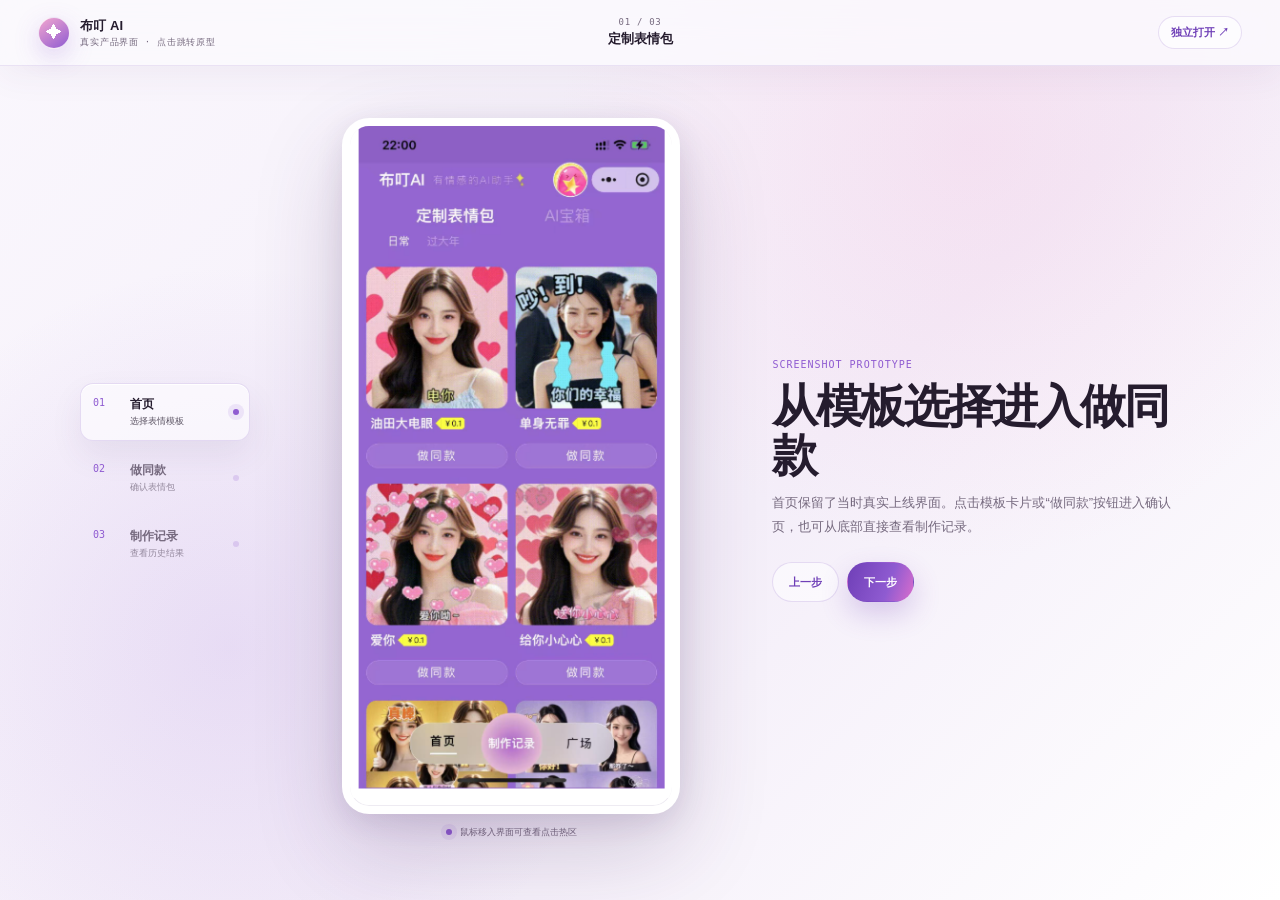
<file: demos/buding/index.html>
<!doctype html>
<html lang="zh-CN">
  <head>
    <meta charset="UTF-8" />
    <meta name="viewport" content="width=device-width, initial-scale=1.0" />
    <meta
      name="description"
      content="基于布叮 AI 真实小程序界面截图制作的三屏可交互演示。"
    />
    <meta name="theme-color" content="#8f5bd1" />
    <title>布叮 AI · 真实界面交互 Demo</title>
    <link rel="stylesheet" href="./styles.css?v=20260727-buding2" />
  </head>
  <body>
    <main class="demo-shell">
      <header class="demo-topbar">
        <div class="demo-brand">
          <span class="brand-mark" aria-hidden="true">✦</span>
          <div>
            <strong>布叮 AI</strong>
            <small>真实产品界面 · 点击跳转原型</small>
          </div>
        </div>
        <div class="demo-status" aria-live="polite">
          <span id="screenCounter">01 / 03</span>
          <strong id="screenName">定制表情包</strong>
        </div>
        <a class="open-demo" href="./index.html" target="_blank" rel="noreferrer">
          独立打开 <span aria-hidden="true">↗</span>
        </a>
      </header>

      <section class="demo-main" aria-label="布叮 AI 三屏交互演示">
        <nav class="screen-rail" aria-label="界面导航">
          <button class="is-active" type="button" data-screen-target="home">
            <span>01</span>
            <strong>首页</strong>
            <small>选择表情模板</small>
          </button>
          <button type="button" data-screen-target="custom">
            <span>02</span>
            <strong>做同款</strong>
            <small>确认表情包</small>
          </button>
          <button type="button" data-screen-target="records">
            <span>03</span>
            <strong>制作记录</strong>
            <small>查看历史结果</small>
          </button>
        </nav>

        <div class="phone-stage">
          <div class="phone-frame" id="phoneFrame">
            <section
              class="screen-panel screen-panel--home is-active"
              data-screen-panel="home"
              aria-label="布叮 AI 首页"
            >
              <img
                src="../../assets/buding/buding-ai-screens.png"
                alt="布叮 AI 定制表情包首页真实界面"
                draggable="false"
              />
              <button
                class="hotspot hotspot--home-card"
                type="button"
                data-screen-target="custom"
                aria-label="选择表情模板并进入做同款"
              >
                <span>选择模板</span>
              </button>
              <button
                class="hotspot hotspot--home-copy"
                type="button"
                data-screen-target="custom"
                aria-label="进入做同款界面"
              >
                <span>做同款</span>
              </button>
              <button
                class="hotspot hotspot--home-records"
                type="button"
                data-screen-target="records"
                aria-label="进入制作记录"
              >
                <span>制作记录</span>
              </button>
            </section>

            <section
              class="screen-panel screen-panel--custom"
              data-screen-panel="custom"
              aria-label="布叮 AI 做同款页面"
              hidden
            >
              <img
                src="../../assets/buding/buding-ai-screens.png"
                alt="布叮 AI 聊天日常表情包做同款真实界面"
                draggable="false"
              />
              <button
                class="hotspot hotspot--custom-back"
                type="button"
                data-screen-target="home"
                aria-label="返回首页"
              >
                <span>返回首页</span>
              </button>
              <button
                class="hotspot hotspot--custom-confirm"
                type="button"
                data-screen-target="records"
                aria-label="立即做同款并查看制作记录"
              >
                <span>立即做同款</span>
              </button>
            </section>

            <section
              class="screen-panel screen-panel--records"
              data-screen-panel="records"
              aria-label="布叮 AI 制作记录页面"
              hidden
            >
              <img
                src="../../assets/buding/buding-ai-screens.png"
                alt="布叮 AI 制作记录真实界面"
                draggable="false"
              />
              <button
                class="hotspot hotspot--records-back"
                type="button"
                data-screen-target="home"
                aria-label="返回首页"
              >
                <span>返回首页</span>
              </button>
              <button
                class="hotspot hotspot--records-item"
                type="button"
                data-screen-target="custom"
                aria-label="选择记录并再次做同款"
              >
                <span>再次做同款</span>
              </button>
            </section>
          </div>
          <p class="phone-hint">
            <span aria-hidden="true"></span>
            鼠标移入界面可查看点击热区
          </p>
        </div>

        <aside class="demo-note">
          <span>SCREENSHOT PROTOTYPE</span>
          <h1 id="screenTitle">从模板选择进入做同款</h1>
          <p id="screenDescription">
            首页保留了当时真实上线界面。点击模板卡片或“做同款”按钮进入确认页，也可从底部直接查看制作记录。
          </p>
          <div class="demo-actions">
            <button id="previousButton" type="button">上一步</button>
            <button id="nextButton" class="demo-actions__primary" type="button">下一步</button>
          </div>
        </aside>
      </section>
    </main>

    <script src="./app.js?v=20260727-buding1"></script>
  </body>
</html>
</file>
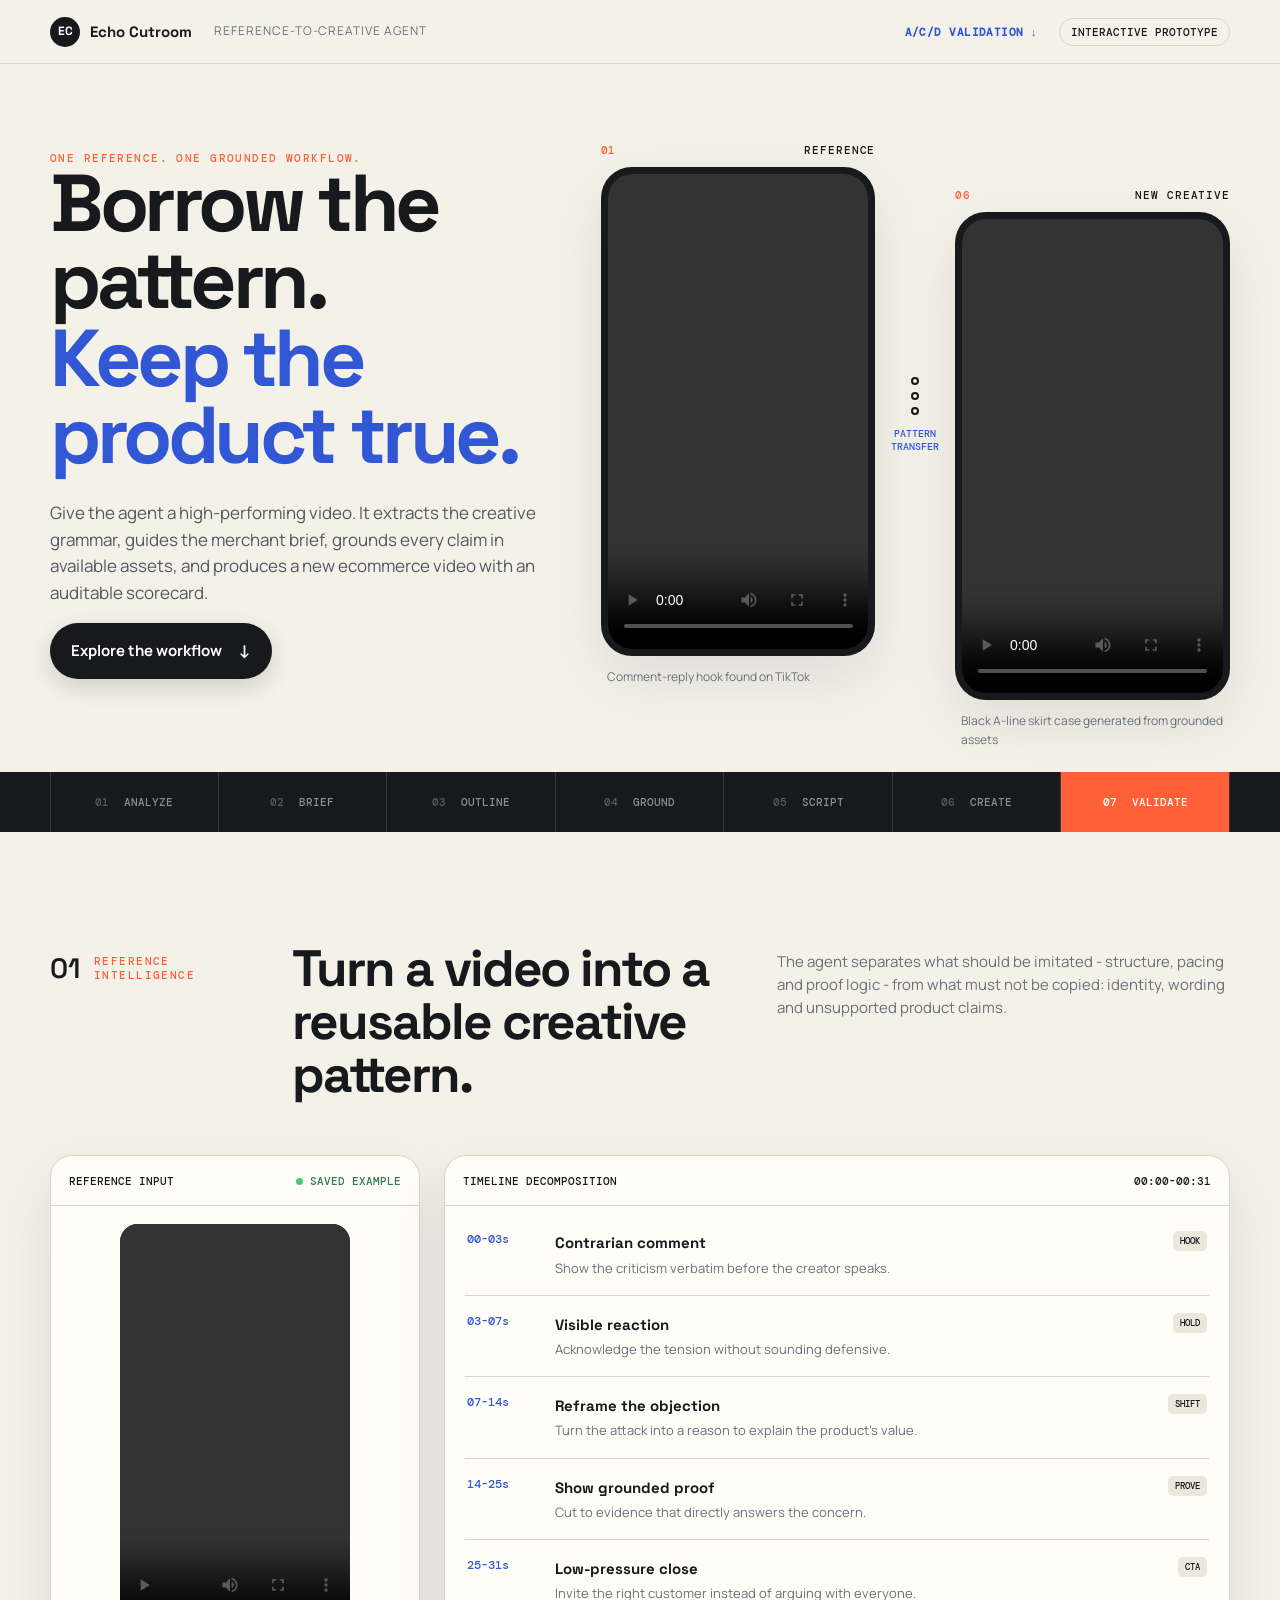
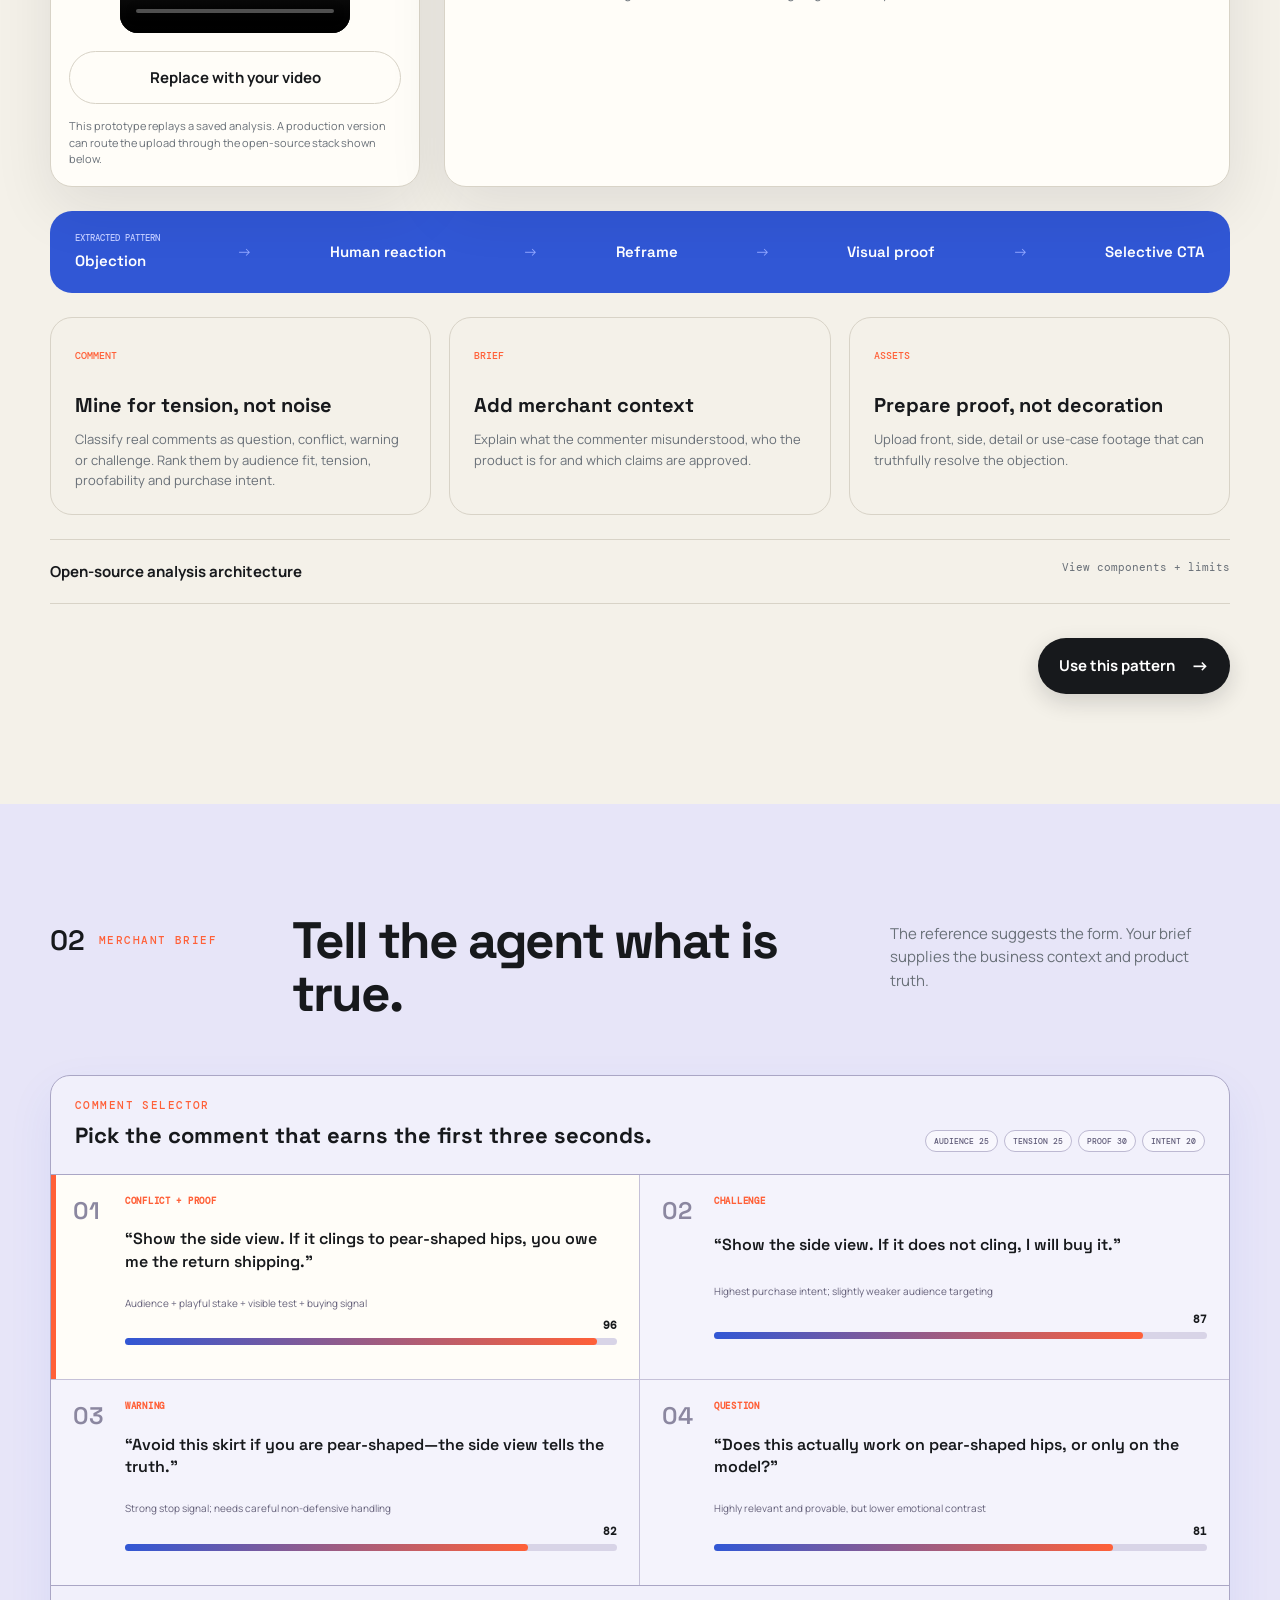
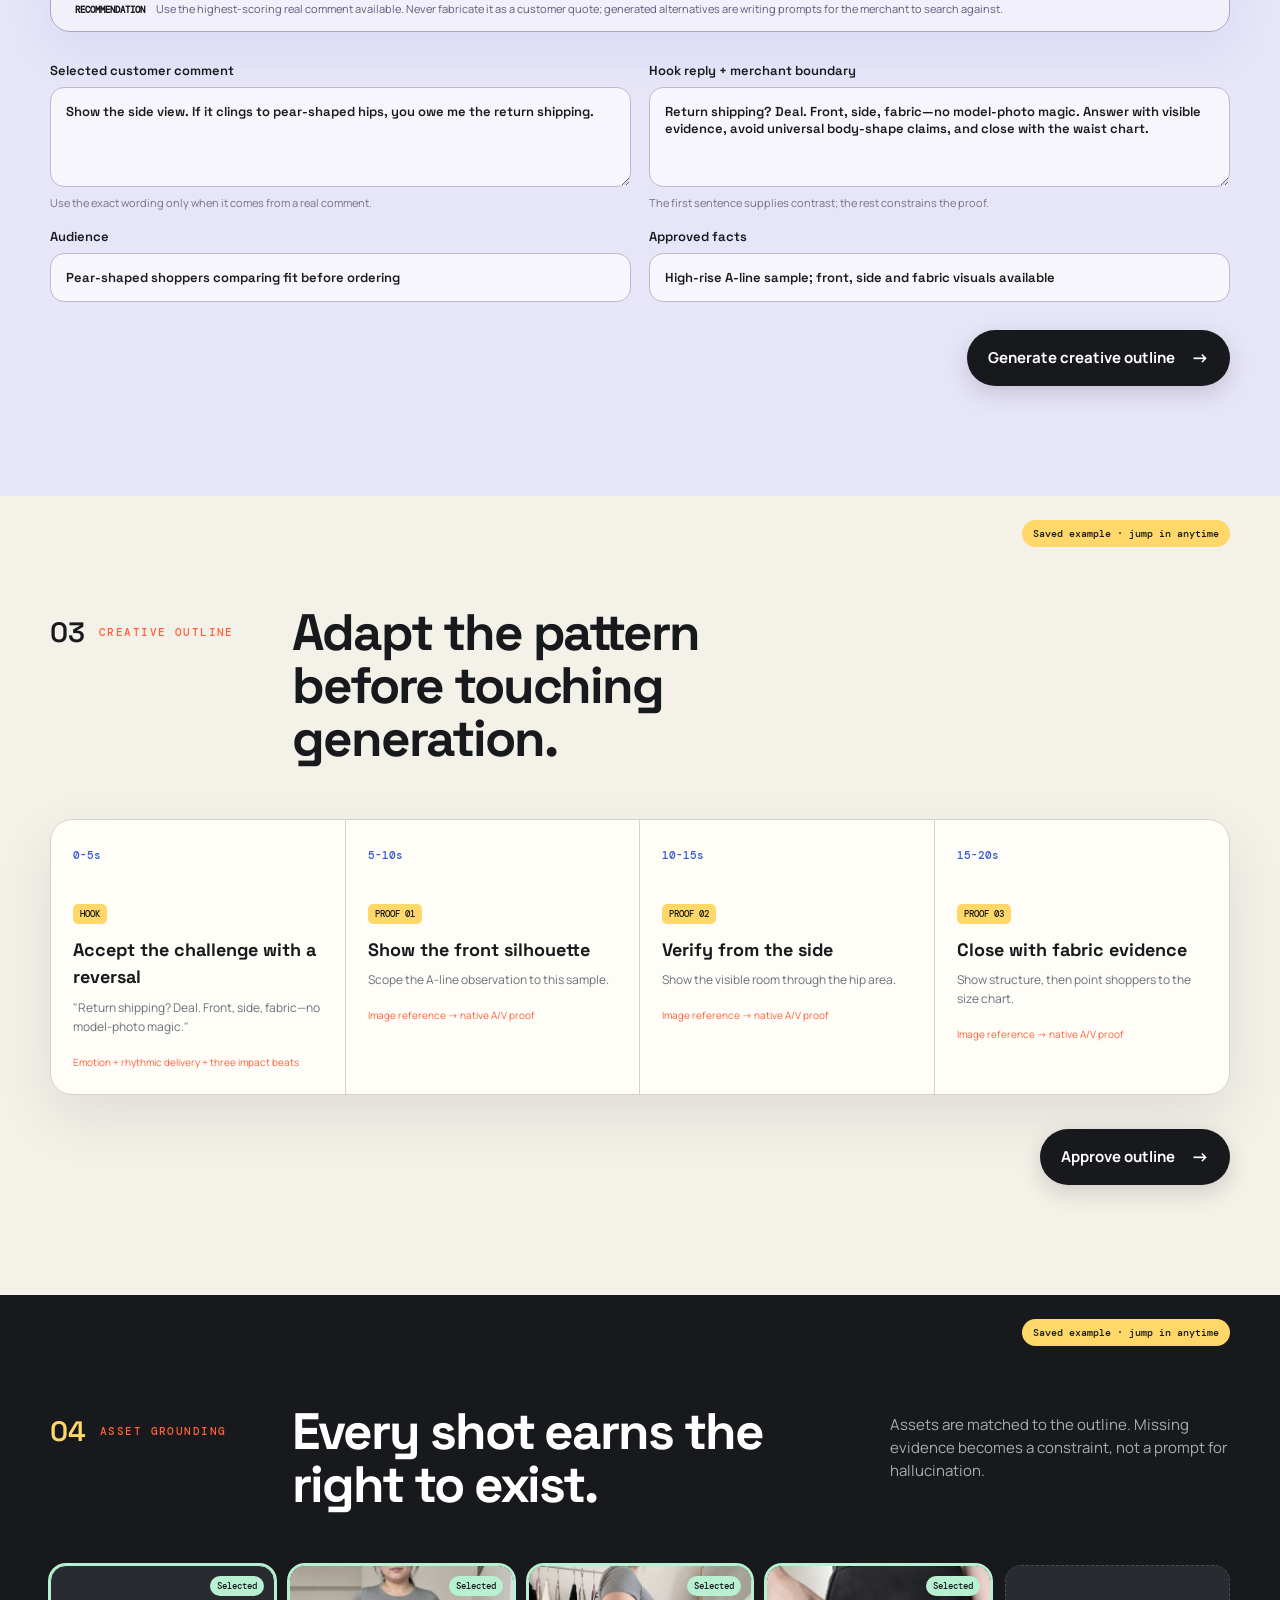
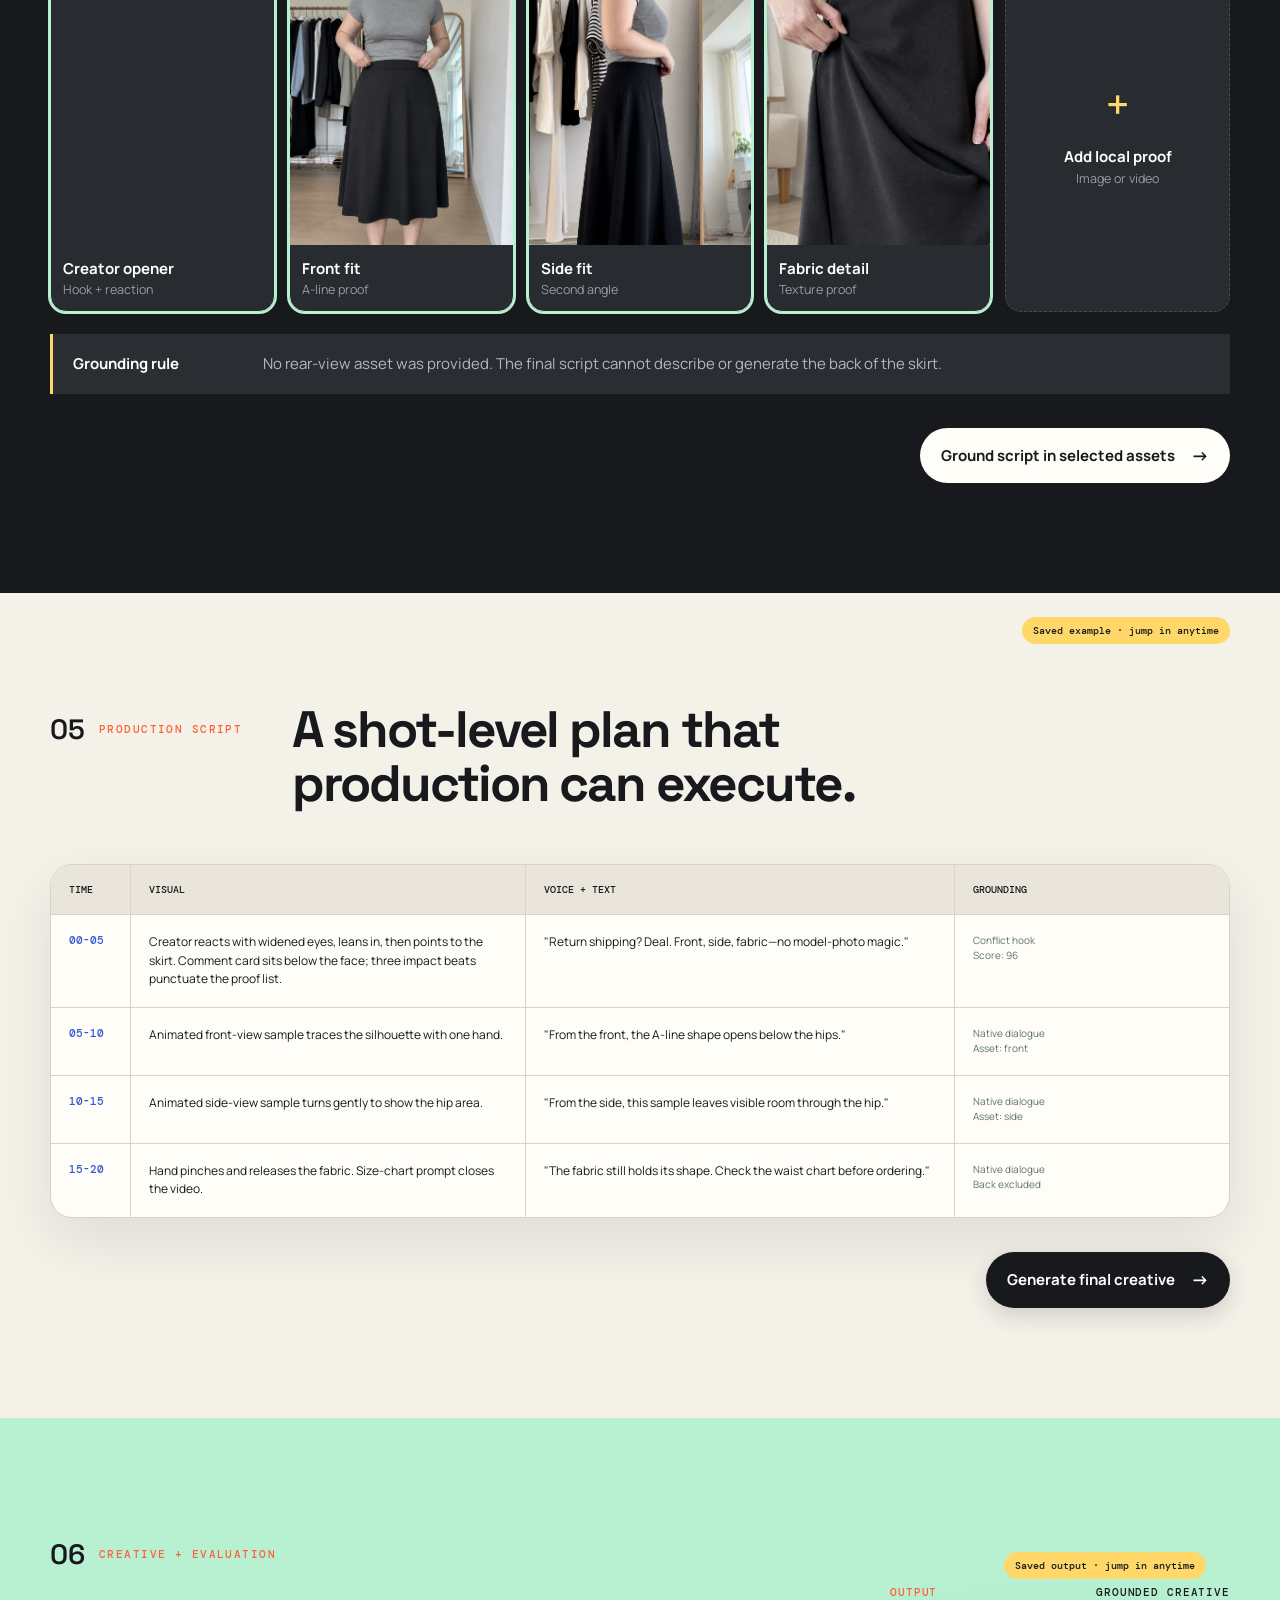
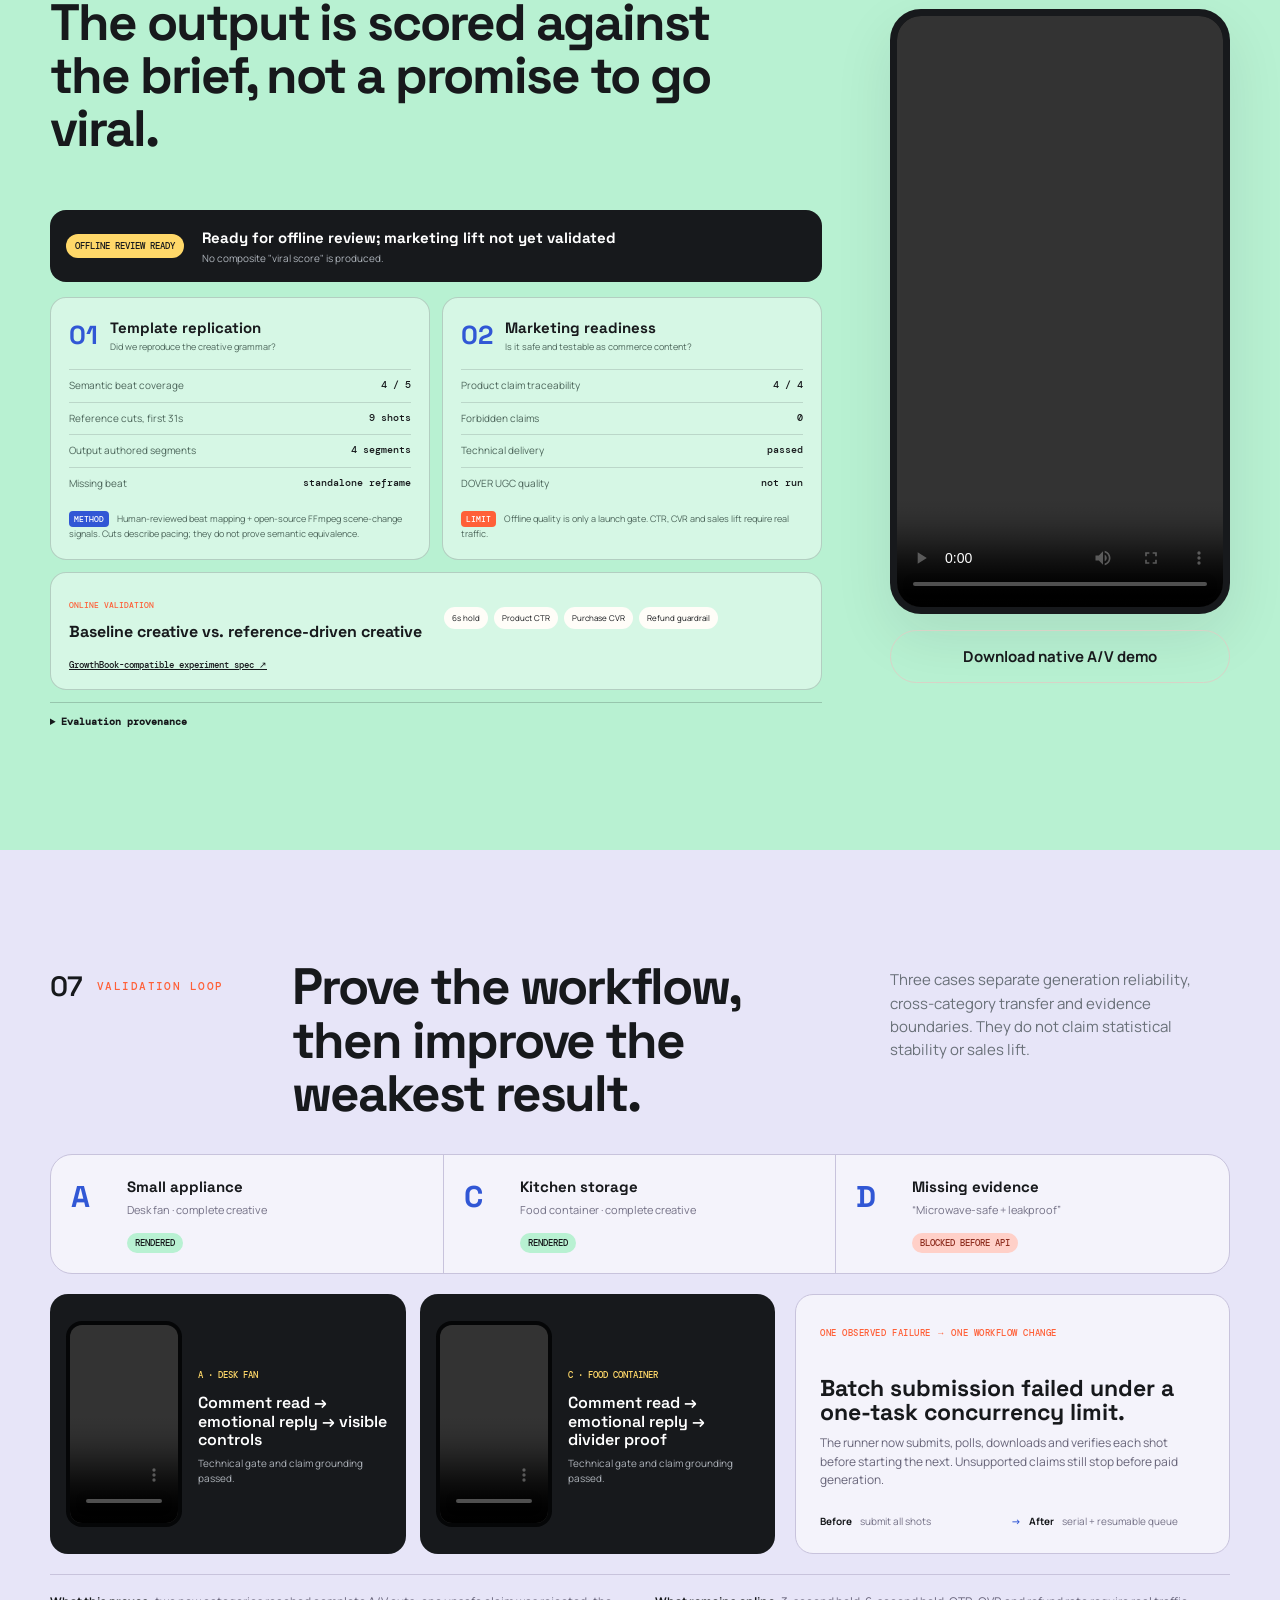
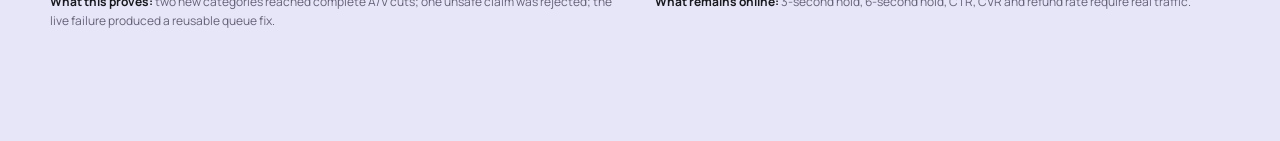
<file: demos/comment-video/index.html>
<!doctype html>
<html lang="en">
  <head>
    <meta charset="UTF-8" />
    <meta name="viewport" content="width=device-width, initial-scale=1.0" />
    <meta
      name="description"
      content="A reference-to-creative workflow that turns a high-performing video into a grounded ecommerce video."
    />
    <title>Echo Cutroom - Reference-to-Creative Agent</title>
    <link rel="icon" href="data:," />
    <link rel="preconnect" href="https://fonts.googleapis.com" />
    <link rel="preconnect" href="https://fonts.gstatic.com" crossorigin />
    <link href="https://fonts.googleapis.com/css2?family=DM+Mono:wght@400;500&family=Manrope:wght@400;500;600;700&family=Space+Grotesk:wght@500;600;700&display=swap" rel="stylesheet" />
    <link rel="stylesheet" href="./styles.css?v=reference-flow-1" />
  </head>
  <body>
    <header class="topbar">
      <a class="brand" href="#top" aria-label="Echo Cutroom home">
        <span class="brand-mark">EC</span>
        <span>Echo Cutroom</span>
      </a>
      <span class="topbar-label">Reference-to-Creative Agent</span>
      <a class="topbar-validation-link" href="#stage-7">A/C/D validation <span aria-hidden="true">↓</span></a>
      <span class="prototype-badge">Interactive prototype</span>
    </header>

    <main id="top">
      <section class="hero shell">
        <div class="hero-copy">
          <p class="eyebrow">ONE REFERENCE. ONE GROUNDED WORKFLOW.</p>
          <h1>Borrow the pattern.<br /><span>Keep the product true.</span></h1>
          <p class="hero-lede">
            Give the agent a high-performing video. It extracts the creative grammar,
            guides the merchant brief, grounds every claim in available assets, and
            produces a new ecommerce video with an auditable scorecard.
          </p>
          <button class="primary-button" data-scroll-to="stage-1">Explore the workflow <span>&darr;</span></button>
        </div>

        <div class="film-reel" aria-label="Reference and generated video comparison">
          <article class="phone-card reference-card">
            <div class="phone-label"><span>01</span> Reference</div>
            <div class="phone-frame">
              <video src="./assets/reference/comment-reply-reference.mp4" controls playsinline preload="metadata"></video>
            </div>
            <p>Comment-reply hook found on TikTok</p>
          </article>
          <div class="reel-bridge" aria-hidden="true">
            <span></span><span></span><span></span>
            <b>pattern<br />transfer</b>
          </div>
          <article class="phone-card output-card">
            <div class="phone-label"><span>06</span> New creative</div>
            <div class="phone-frame">
              <video src="./assets/output/comment-reply-demo-native-av.mp4?v=20260805-hook2" controls playsinline preload="metadata"></video>
            </div>
            <p>Black A-line skirt case generated from grounded assets</p>
          </article>
        </div>
      </section>

      <nav class="stage-rail" aria-label="Workflow stages">
        <div class="shell rail-inner">
          <button class="rail-step is-active" data-stage-target="stage-1"><span>01</span> Analyze</button>
          <button class="rail-step" data-stage-target="stage-2"><span>02</span> Brief</button>
          <button class="rail-step" data-stage-target="stage-3"><span>03</span> Outline</button>
          <button class="rail-step" data-stage-target="stage-4"><span>04</span> Ground</button>
          <button class="rail-step" data-stage-target="stage-5"><span>05</span> Script</button>
          <button class="rail-step" data-stage-target="stage-6"><span>06</span> Create</button>
          <button class="rail-step" data-stage-target="stage-7"><span>07</span> Validate</button>
        </div>
      </nav>

      <section id="stage-1" class="workflow-stage shell">
        <div class="stage-heading">
          <div><span class="stage-number">01</span><p class="eyebrow">REFERENCE INTELLIGENCE</p></div>
          <h2>Turn a video into a reusable creative pattern.</h2>
          <p>The agent separates what should be imitated - structure, pacing and proof logic - from what must not be copied: identity, wording and unsupported product claims.</p>
        </div>

        <div class="analysis-layout">
          <article class="panel upload-panel">
            <div class="panel-head"><span>Reference input</span><span class="status-dot">Saved example</span></div>
            <div class="reference-player">
              <video id="reference-video" src="./assets/reference/comment-reply-reference.mp4" controls playsinline preload="metadata"></video>
            </div>
            <label class="secondary-button file-button">
              Replace with your video
              <input id="reference-upload" type="file" accept="video/*" />
            </label>
            <p class="fine-print">This prototype replays a saved analysis. A production version can route the upload through the open-source stack shown below.</p>
          </article>

          <article class="panel beat-panel">
            <div class="panel-head"><span>Timeline decomposition</span><span>00:00-00:31</span></div>
            <ol class="beat-list">
              <li><time>00-03s</time><div><b>Contrarian comment</b><p>Show the criticism verbatim before the creator speaks.</p></div><em>HOOK</em></li>
              <li><time>03-07s</time><div><b>Visible reaction</b><p>Acknowledge the tension without sounding defensive.</p></div><em>HOLD</em></li>
              <li><time>07-14s</time><div><b>Reframe the objection</b><p>Turn the attack into a reason to explain the product's value.</p></div><em>SHIFT</em></li>
              <li><time>14-25s</time><div><b>Show grounded proof</b><p>Cut to evidence that directly answers the concern.</p></div><em>PROVE</em></li>
              <li><time>25-31s</time><div><b>Low-pressure close</b><p>Invite the right customer instead of arguing with everyone.</p></div><em>CTA</em></li>
            </ol>
          </article>
        </div>

        <div class="pattern-strip">
          <div><small>EXTRACTED PATTERN</small><strong>Objection</strong></div><i>&rarr;</i>
          <div><strong>Human reaction</strong></div><i>&rarr;</i>
          <div><strong>Reframe</strong></div><i>&rarr;</i>
          <div><strong>Visual proof</strong></div><i>&rarr;</i>
          <div><strong>Selective CTA</strong></div>
        </div>

        <div class="guidance-grid">
          <article><span>COMMENT</span><h3>Mine for tension, not noise</h3><p>Classify real comments as question, conflict, warning or challenge. Rank them by audience fit, tension, proofability and purchase intent.</p></article>
          <article><span>BRIEF</span><h3>Add merchant context</h3><p>Explain what the commenter misunderstood, who the product is for and which claims are approved.</p></article>
          <article><span>ASSETS</span><h3>Prepare proof, not decoration</h3><p>Upload front, side, detail or use-case footage that can truthfully resolve the objection.</p></article>
        </div>

        <details class="stack-details">
          <summary><span>Open-source analysis architecture</span><small>View components + limits</small></summary>
          <div class="stack-grid">
            <a href="https://github.com/JacobFV/yt2ctx" target="_blank" rel="noreferrer"><b>yt2ctx</b><span>Reference ingestion, transcript, salient frames, style bible and shot specs</span></a>
            <a href="https://github.com/Breakthrough/PySceneDetect" target="_blank" rel="noreferrer"><b>PySceneDetect</b><span>Detect shot boundaries before sampling representative frames</span></a>
            <a href="https://github.com/SYSTRAN/faster-whisper" target="_blank" rel="noreferrer"><b>faster-whisper</b><span>Speech transcription with timestamps for hook and pacing analysis</span></a>
            <div><b>Multimodal LLM</b><span>Fuse frames, transcript and scene timing into a structured pattern JSON</span></div>
          </div>
        </details>
        <div class="stage-action"><button class="primary-button" data-scroll-to="stage-2">Use this pattern <span>&rarr;</span></button></div>
      </section>

      <section id="stage-2" class="workflow-stage stage-tint">
        <div class="shell">
          <div class="stage-heading compact">
            <div><span class="stage-number">02</span><p class="eyebrow">MERCHANT BRIEF</p></div>
            <h2>Tell the agent what is true.</h2>
            <p>The reference suggests the form. Your brief supplies the business context and product truth.</p>
          </div>
          <section class="comment-selector" aria-labelledby="comment-selector-title">
            <div class="comment-selector-head">
              <div>
                <p class="eyebrow">COMMENT SELECTOR</p>
                <h3 id="comment-selector-title">Pick the comment that earns the first three seconds.</h3>
              </div>
              <div class="score-key" aria-label="Scoring dimensions">
                <span>Audience 25</span><span>Tension 25</span><span>Proof 30</span><span>Intent 20</span>
              </div>
            </div>
            <div class="comment-candidates">
              <button class="comment-candidate is-selected" type="button" data-hook-type="CONFLICT" data-hook-score="96" data-comment="Show the side view. If it clings to pear-shaped hips, you owe me the return shipping." data-reply="Return shipping? Deal. Front, side, fabric—no model-photo magic.">
                <span class="candidate-rank">01</span><span class="candidate-type">CONFLICT + PROOF</span>
                <strong>“Show the side view. If it clings to pear-shaped hips, you owe me the return shipping.”</strong>
                <small>Audience + playful stake + visible test + buying signal</small>
                <b><i style="--score: 96%"></i><em>96</em></b>
              </button>
              <button class="comment-candidate" type="button" data-hook-type="CHALLENGE" data-hook-score="87" data-comment="Show the side view. If it does not cling, I will buy it." data-reply="Deal. Five seconds, one side view, no flattering pose.">
                <span class="candidate-rank">02</span><span class="candidate-type">CHALLENGE</span>
                <strong>“Show the side view. If it does not cling, I will buy it.”</strong>
                <small>Highest purchase intent; slightly weaker audience targeting</small>
                <b><i style="--score: 87%"></i><em>87</em></b>
              </button>
              <button class="comment-candidate" type="button" data-hook-type="WARNING" data-hook-score="82" data-comment="Avoid this skirt if you are pear-shaped—the side view tells the truth." data-reply="Exactly. So here is the side view, without the product-page posing.">
                <span class="candidate-rank">03</span><span class="candidate-type">WARNING</span>
                <strong>“Avoid this skirt if you are pear-shaped—the side view tells the truth.”</strong>
                <small>Strong stop signal; needs careful non-defensive handling</small>
                <b><i style="--score: 82%"></i><em>82</em></b>
              </button>
              <button class="comment-candidate" type="button" data-hook-type="QUESTION" data-hook-score="81" data-comment="Does this actually work on pear-shaped hips, or only on the model?" data-reply="Fair question. Let us show the angles the product page missed.">
                <span class="candidate-rank">04</span><span class="candidate-type">QUESTION</span>
                <strong>“Does this actually work on pear-shaped hips, or only on the model?”</strong>
                <small>Highly relevant and provable, but lower emotional contrast</small>
                <b><i style="--score: 81%"></i><em>81</em></b>
              </button>
            </div>
            <p class="selector-note"><span>Recommendation</span> Use the highest-scoring real comment available. Never fabricate it as a customer quote; generated alternatives are writing prompts for the merchant to search against.</p>
          </section>
          <form id="brief-form" class="brief-grid">
            <label>Selected customer comment<textarea id="comment-input" rows="4">Show the side view. If it clings to pear-shaped hips, you owe me the return shipping.</textarea><small>Use the exact wording only when it comes from a real comment.</small></label>
            <label>Hook reply + merchant boundary<textarea id="response-input" rows="4">Return shipping? Deal. Front, side, fabric—no model-photo magic. Answer with visible evidence, avoid universal body-shape claims, and close with the waist chart.</textarea><small>The first sentence supplies contrast; the rest constrains the proof.</small></label>
            <label>Audience<input id="audience-input" value="Pear-shaped shoppers comparing fit before ordering" /></label>
            <label>Approved facts<input id="facts-input" value="High-rise A-line sample; front, side and fabric visuals available" /></label>
            <div class="form-action"><button class="primary-button" type="submit">Generate creative outline <span>&rarr;</span></button></div>
          </form>
        </div>
      </section>

      <section id="stage-3" class="workflow-stage shell">
        <div class="lock-note">Saved example · jump in anytime</div>
        <div class="stage-heading compact">
          <div><span class="stage-number">03</span><p class="eyebrow">CREATIVE OUTLINE</p></div>
          <h2>Adapt the pattern before touching generation.</h2>
        </div>
        <div class="outline-board">
          <article><span>0-5s</span><em>HOOK</em><h3>Accept the challenge with a reversal</h3><p>"Return shipping? Deal. Front, side, fabric—no model-photo magic."</p><small>Emotion + rhythmic delivery + three impact beats</small></article>
          <article><span>5-10s</span><em>PROOF 01</em><h3>Show the front silhouette</h3><p>Scope the A-line observation to this sample.</p><small>Image reference → native A/V proof</small></article>
          <article><span>10-15s</span><em>PROOF 02</em><h3>Verify from the side</h3><p>Show the visible room through the hip area.</p><small>Image reference → native A/V proof</small></article>
          <article><span>15-20s</span><em>PROOF 03</em><h3>Close with fabric evidence</h3><p>Show structure, then point shoppers to the size chart.</p><small>Image reference → native A/V proof</small></article>
        </div>
        <div class="stage-action"><button id="approve-outline" class="primary-button">Approve outline <span>&rarr;</span></button></div>
      </section>

      <section id="stage-4" class="workflow-stage stage-dark">
        <div class="shell">
          <div class="lock-note">Saved example · jump in anytime</div>
          <div class="stage-heading compact">
            <div><span class="stage-number">04</span><p class="eyebrow">ASSET GROUNDING</p></div>
            <h2>Every shot earns the right to exist.</h2>
            <p>Assets are matched to the outline. Missing evidence becomes a constraint, not a prompt for hallucination.</p>
          </div>
          <div class="asset-grid">
            <button class="asset-card is-selected" data-asset="opener">
              <video src="./assets/library/native-av/native-hook.mp4?v=20260805-hook2" muted loop autoplay playsinline></video>
              <span><b>Creator opener</b><small>Hook + reaction</small></span><i>Selected</i>
            </button>
            <button class="asset-card is-selected" data-asset="front">
              <img src="./assets/library/fit-front.png" alt="Front fit of black A-line skirt" />
              <span><b>Front fit</b><small>A-line proof</small></span><i>Selected</i>
            </button>
            <button class="asset-card is-selected" data-asset="side">
              <img src="./assets/library/fit-side.png" alt="Side fit of black A-line skirt" />
              <span><b>Side fit</b><small>Second angle</small></span><i>Selected</i>
            </button>
            <button class="asset-card is-selected" data-asset="detail">
              <img src="./assets/library/fabric-detail.png" alt="Black fabric detail" />
              <span><b>Fabric detail</b><small>Texture proof</small></span><i>Selected</i>
            </button>
            <label class="asset-card upload-asset">
              <input id="asset-upload" type="file" accept="image/*,video/*" multiple />
              <strong>+</strong><span><b>Add local proof</b><small>Image or video</small></span>
            </label>
          </div>
          <div class="constraint-card"><b>Grounding rule</b><p>No rear-view asset was provided. The final script cannot describe or generate the back of the skirt.</p></div>
          <div class="stage-action"><button id="ground-assets" class="light-button">Ground script in selected assets <span>&rarr;</span></button></div>
        </div>
      </section>

      <section id="stage-5" class="workflow-stage shell">
        <div class="lock-note">Saved example · jump in anytime</div>
        <div class="stage-heading compact">
          <div><span class="stage-number">05</span><p class="eyebrow">PRODUCTION SCRIPT</p></div>
          <h2>A shot-level plan that production can execute.</h2>
        </div>
        <div class="script-table">
          <div class="script-row header"><span>TIME</span><span>VISUAL</span><span>VOICE + TEXT</span><span>GROUNDING</span></div>
          <div class="script-row"><time>00-05</time><p>Creator reacts with widened eyes, leans in, then points to the skirt. Comment card sits below the face; three impact beats punctuate the proof list.</p><p>"Return shipping? Deal. Front, side, fabric—no model-photo magic."</p><mark>Conflict hook<br />Score: 96</mark></div>
          <div class="script-row"><time>05-10</time><p>Animated front-view sample traces the silhouette with one hand.</p><p>"From the front, the A-line shape opens below the hips."</p><mark>Native dialogue<br />Asset: front</mark></div>
          <div class="script-row"><time>10-15</time><p>Animated side-view sample turns gently to show the hip area.</p><p>"From the side, this sample leaves visible room through the hip."</p><mark>Native dialogue<br />Asset: side</mark></div>
          <div class="script-row"><time>15-20</time><p>Hand pinches and releases the fabric. Size-chart prompt closes the video.</p><p>"The fabric still holds its shape. Check the waist chart before ordering."</p><mark>Native dialogue<br />Back excluded</mark></div>
        </div>
        <div class="stage-action"><button id="render-video" class="primary-button">Generate final creative <span>&rarr;</span></button></div>
      </section>

      <section id="stage-6" class="workflow-stage stage-result">
        <div class="shell result-layout">
          <div class="lock-note">Saved output · jump in anytime</div>
          <div>
            <div class="stage-heading compact">
              <div><span class="stage-number">06</span><p class="eyebrow">CREATIVE + EVALUATION</p></div>
              <h2>The output is scored against the brief, not a promise to go viral.</h2>
            </div>
            <div class="evaluation-verdict">
              <span id="evaluation-status">OFFLINE REVIEW</span>
              <div><b id="evaluation-label">Ready for offline review; marketing lift not yet validated</b><p>No composite "viral score" is produced.</p></div>
            </div>
            <div class="evaluation-lanes">
              <article class="evaluation-lane">
                <div class="lane-title"><span>01</span><div><b>Template replication</b><small>Did we reproduce the creative grammar?</small></div></div>
                <dl>
                  <div><dt>Semantic beat coverage</dt><dd id="beat-coverage">4 / 5</dd></div>
                  <div><dt>Reference cuts, first 31s</dt><dd id="reference-cuts">measuring</dd></div>
                  <div><dt>Output authored segments</dt><dd id="output-segments">4</dd></div>
                  <div><dt>Missing beat</dt><dd id="missing-beat">standalone reframe</dd></div>
                </dl>
                <p class="method-note"><span>METHOD</span> Human-reviewed beat mapping + open-source FFmpeg scene-change signals. Cuts describe pacing; they do not prove semantic equivalence.</p>
              </article>
              <article class="evaluation-lane">
                <div class="lane-title"><span>02</span><div><b>Marketing readiness</b><small>Is it safe and testable as commerce content?</small></div></div>
                <dl>
                  <div><dt>Product claim traceability</dt><dd id="claim-trace">4 / 4</dd></div>
                  <div><dt>Forbidden claims</dt><dd id="forbidden-claims">0</dd></div>
                  <div><dt>Technical delivery</dt><dd id="technical-gate">passed</dd></div>
                  <div><dt>DOVER UGC quality</dt><dd id="dover-status">not run</dd></div>
                </dl>
                <p class="method-note warning"><span>LIMIT</span> Offline quality is only a launch gate. CTR, CVR and sales lift require real traffic.</p>
              </article>
            </div>
            <div class="experiment-card">
              <div><span>ONLINE VALIDATION</span><h3>Baseline creative vs. reference-driven creative</h3></div>
              <div class="metric-pills"><span>6s hold</span><span>Product CTR</span><span>Purchase CVR</span><span>Refund guardrail</span></div>
              <a href="https://github.com/growthbook/growthbook" target="_blank" rel="noreferrer">GrowthBook-compatible experiment spec &nearr;</a>
            </div>
            <details class="provenance-details">
              <summary>Evaluation provenance</summary>
              <div id="evaluation-provenance"></div>
            </details>
          </div>
          <article class="final-video">
            <div class="phone-label"><span>OUTPUT</span> Grounded creative</div>
            <div class="phone-frame"><video src="./assets/output/comment-reply-demo-native-av.mp4?v=20260805-hook2" controls playsinline preload="metadata"></video></div>
            <a class="secondary-button" href="./assets/output/comment-reply-demo-native-av.mp4" download>Download native A/V demo</a>
          </article>
        </div>
      </section>

      <section id="stage-7" class="workflow-stage validation-stage">
        <div class="shell">
          <div class="stage-heading compact validation-heading">
            <div><span class="stage-number">07</span><p class="eyebrow">VALIDATION LOOP</p></div>
            <h2>Prove the workflow, then improve the weakest result.</h2>
            <p>Three cases separate generation reliability, cross-category transfer and evidence boundaries. They do not claim statistical stability or sales lift.</p>
          </div>
          <div class="validation-matrix" aria-label="A C D validation cases">
            <article><span>A</span><div><b>Small appliance</b><p>Desk fan · complete creative</p></div><em>Rendered</em></article>
            <article><span>C</span><div><b>Kitchen storage</b><p>Food container · complete creative</p></div><em>Rendered</em></article>
            <article class="is-blocked"><span>D</span><div><b>Missing evidence</b><p>“Microwave-safe + leakproof”</p></div><em>Blocked before API</em></article>
          </div>
          <div class="validation-body">
            <div class="validation-videos">
              <article><div class="mini-phone"><video controls playsinline preload="metadata" src="./assets/stability/runs/case-a-desk-fan-v2/final.mp4"></video></div><div><small>A · DESK FAN</small><b>Comment read → emotional reply → visible controls</b><p>Technical gate and claim grounding passed.</p></div></article>
              <article><div class="mini-phone"><video controls playsinline preload="metadata" src="./assets/stability/runs/case-c-food-container-v2/final.mp4"></video></div><div><small>C · FOOD CONTAINER</small><b>Comment read → emotional reply → divider proof</b><p>Technical gate and claim grounding passed.</p></div></article>
            </div>
            <div class="iteration-note">
              <span>ONE OBSERVED FAILURE → ONE WORKFLOW CHANGE</span>
              <h3>Batch submission failed under a one-task concurrency limit.</h3>
              <p>The runner now submits, polls, downloads and verifies each shot before starting the next. Unsupported claims still stop before paid generation.</p>
              <div><b>Before</b><i>submit all shots</i><strong>→</strong><b>After</b><i>serial + resumable queue</i></div>
            </div>
          </div>
          <div class="validation-footer">
            <p><b>What this proves:</b> two new categories reached complete A/V cuts; one unsafe claim was rejected; the live failure produced a reusable queue fix.</p>
            <p><b>What remains online:</b> 3-second hold, 6-second hold, CTR, CVR and refund rate require real traffic.</p>
          </div>
        </div>
      </section>
    </main>

    <div id="toast" class="toast" role="status" aria-live="polite"></div>
    <script src="./data/evaluation-data.js"></script>
    <script src="./app.js?v=evaluation-1"></script>
  </body>
</html>
</file>
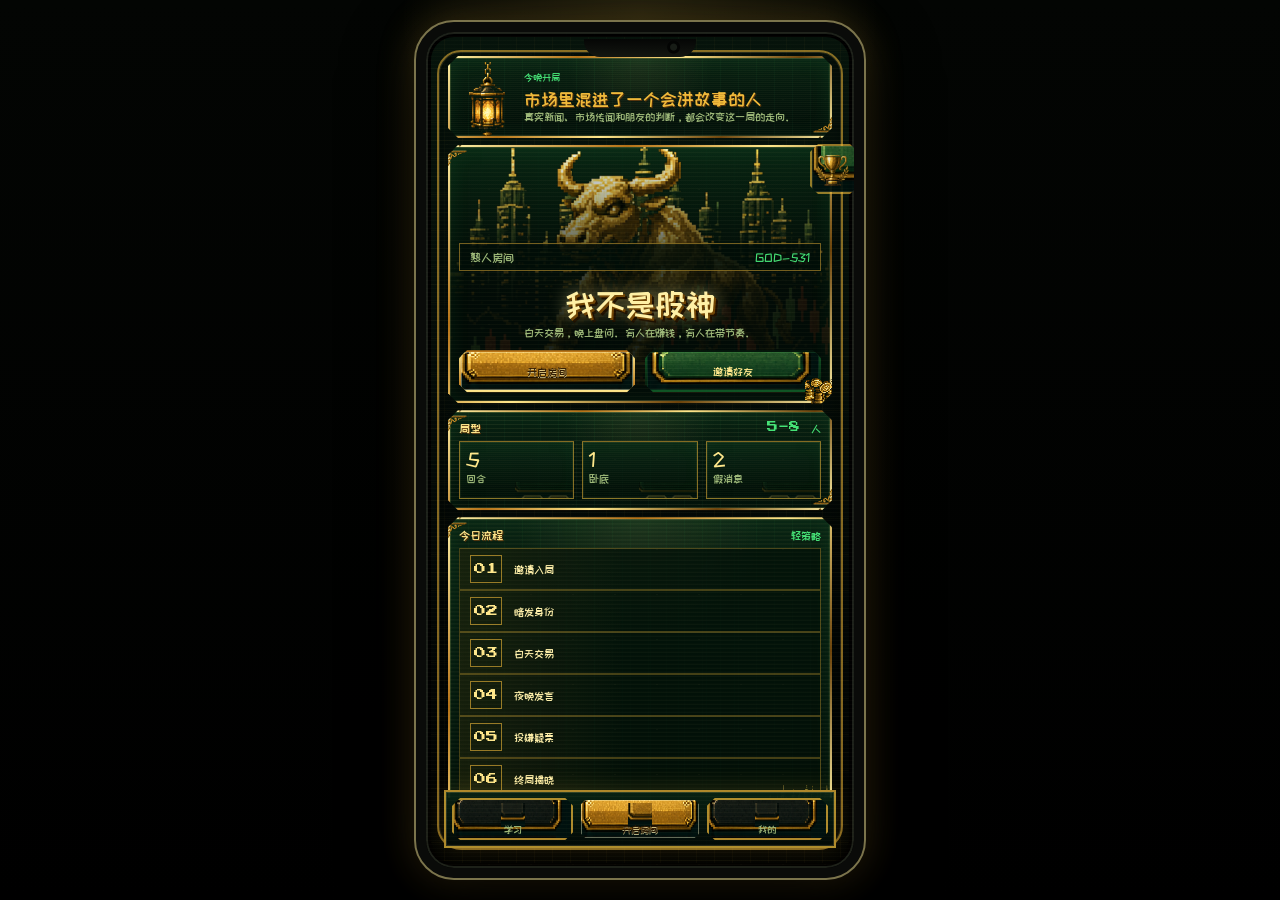
<file: demos/stock-party/index.html>
<!doctype html>
<html lang="zh-CN">
  <head>
    <meta charset="UTF-8" />
    <link rel="icon" type="image/png" href="./assets/bull-statue-cutout-Dx9L3W4G.png" />
    <meta name="viewport" content="width=device-width, initial-scale=1.0" />
    <title>我不是股神 | 可交互原型</title>
    <script type="module" crossorigin src="./assets/index-EXjhuYgh.js"></script>
    <link rel="stylesheet" crossorigin href="./assets/index-BhZ7K7m_.css">
  </head>
  <body>
    <div id="root"></div>
  </body>
</html>
</file>
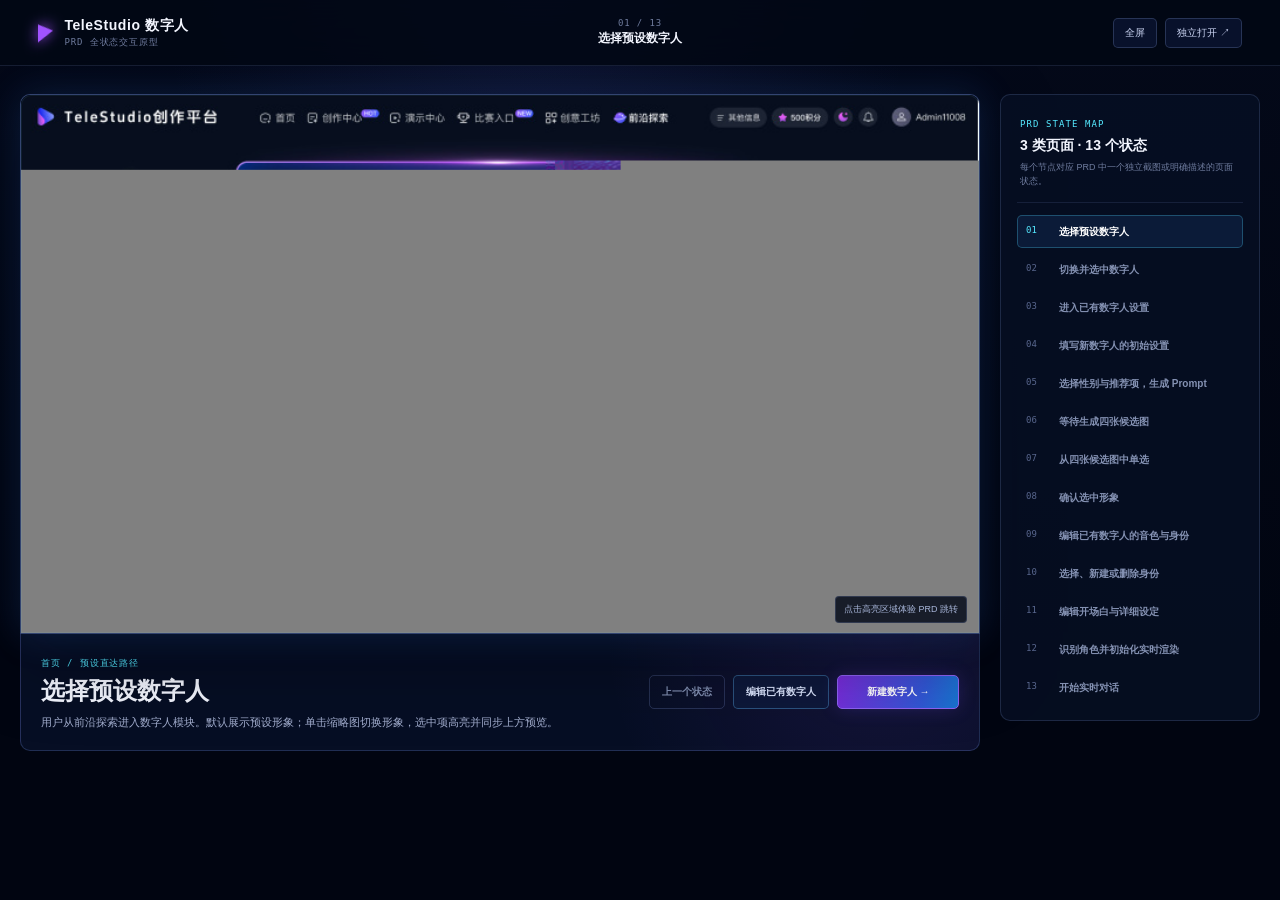
<file: demos/telestudio/index.html>
<!doctype html>
<html lang="zh-CN">
  <head>
    <meta charset="UTF-8" />
    <meta name="viewport" content="width=device-width, initial-scale=1.0" />
    <meta name="theme-color" content="#020818" />
    <meta name="description" content="基于 TeleStudio 数字人 PRD 逐状态还原的可交互产品原型。" />
    <title>TeleStudio 数字人 · PRD 全状态 Demo</title>
    <link rel="stylesheet" href="./styles.css?v=20260726-prd2" />
  </head>
  <body>
    <div class="demo-app">
      <header class="demo-topbar">
        <div class="demo-brand">
          <span aria-hidden="true"></span>
          <div>
            <strong>TeleStudio 数字人</strong>
            <small>PRD 全状态交互原型</small>
          </div>
        </div>
        <div class="topbar-status">
          <span id="stateCounter">01 / 13</span>
          <strong id="topbarState">首页 · 预设形象</strong>
        </div>
        <div class="topbar-actions">
          <button id="fullscreenButton" type="button">全屏</button>
          <a href="./index.html" target="_blank" rel="noreferrer">独立打开 ↗</a>
        </div>
      </header>

      <main class="demo-main">
        <section class="state-viewer" aria-labelledby="stateTitle">
          <div class="prd-canvas" id="prdCanvas">
            <img
              id="stateImage"
              src="../../assets/telestudio/states/home-default.jpg"
              alt="TeleStudio 首页预设数字人状态"
            />
            <div id="hotspotLayer" class="hotspot-layer" aria-label="当前页面可点击区域"></div>
            <span class="canvas-hint">点击高亮区域体验 PRD 跳转</span>
          </div>

          <div class="state-console">
            <div class="state-copy">
              <span id="stateGroup">首页 / 预设直达路径</span>
              <h1 id="stateTitle">选择预设数字人</h1>
              <p id="stateCause">
                用户从前沿探索进入数字人模块，默认展示预设数字人；单击缩略图切换形象，点击“开始对话”直接进入实时交互。
              </p>
            </div>
            <div class="state-actions">
              <button class="console-button console-button--quiet" id="previousButton" type="button">上一个状态</button>
              <button class="console-button console-button--secondary" id="secondaryButton" type="button">编辑已有数字人</button>
              <button class="console-button console-button--primary" id="primaryButton" type="button">新建数字人 →</button>
            </div>
          </div>
        </section>

        <aside class="state-map" aria-label="PRD 页面与状态列表">
          <header>
            <span>PRD STATE MAP</span>
            <strong>3 类页面 · 13 个状态</strong>
            <p>每个节点对应 PRD 中一个独立截图或明确描述的页面状态。</p>
          </header>
          <ol id="stateRail"></ol>
        </aside>
      </main>
    </div>

    <div class="demo-toast" id="demoToast" role="status" aria-live="polite"></div>
    <script src="./app.js?v=20260726-prd1"></script>
  </body>
</html>
</file>
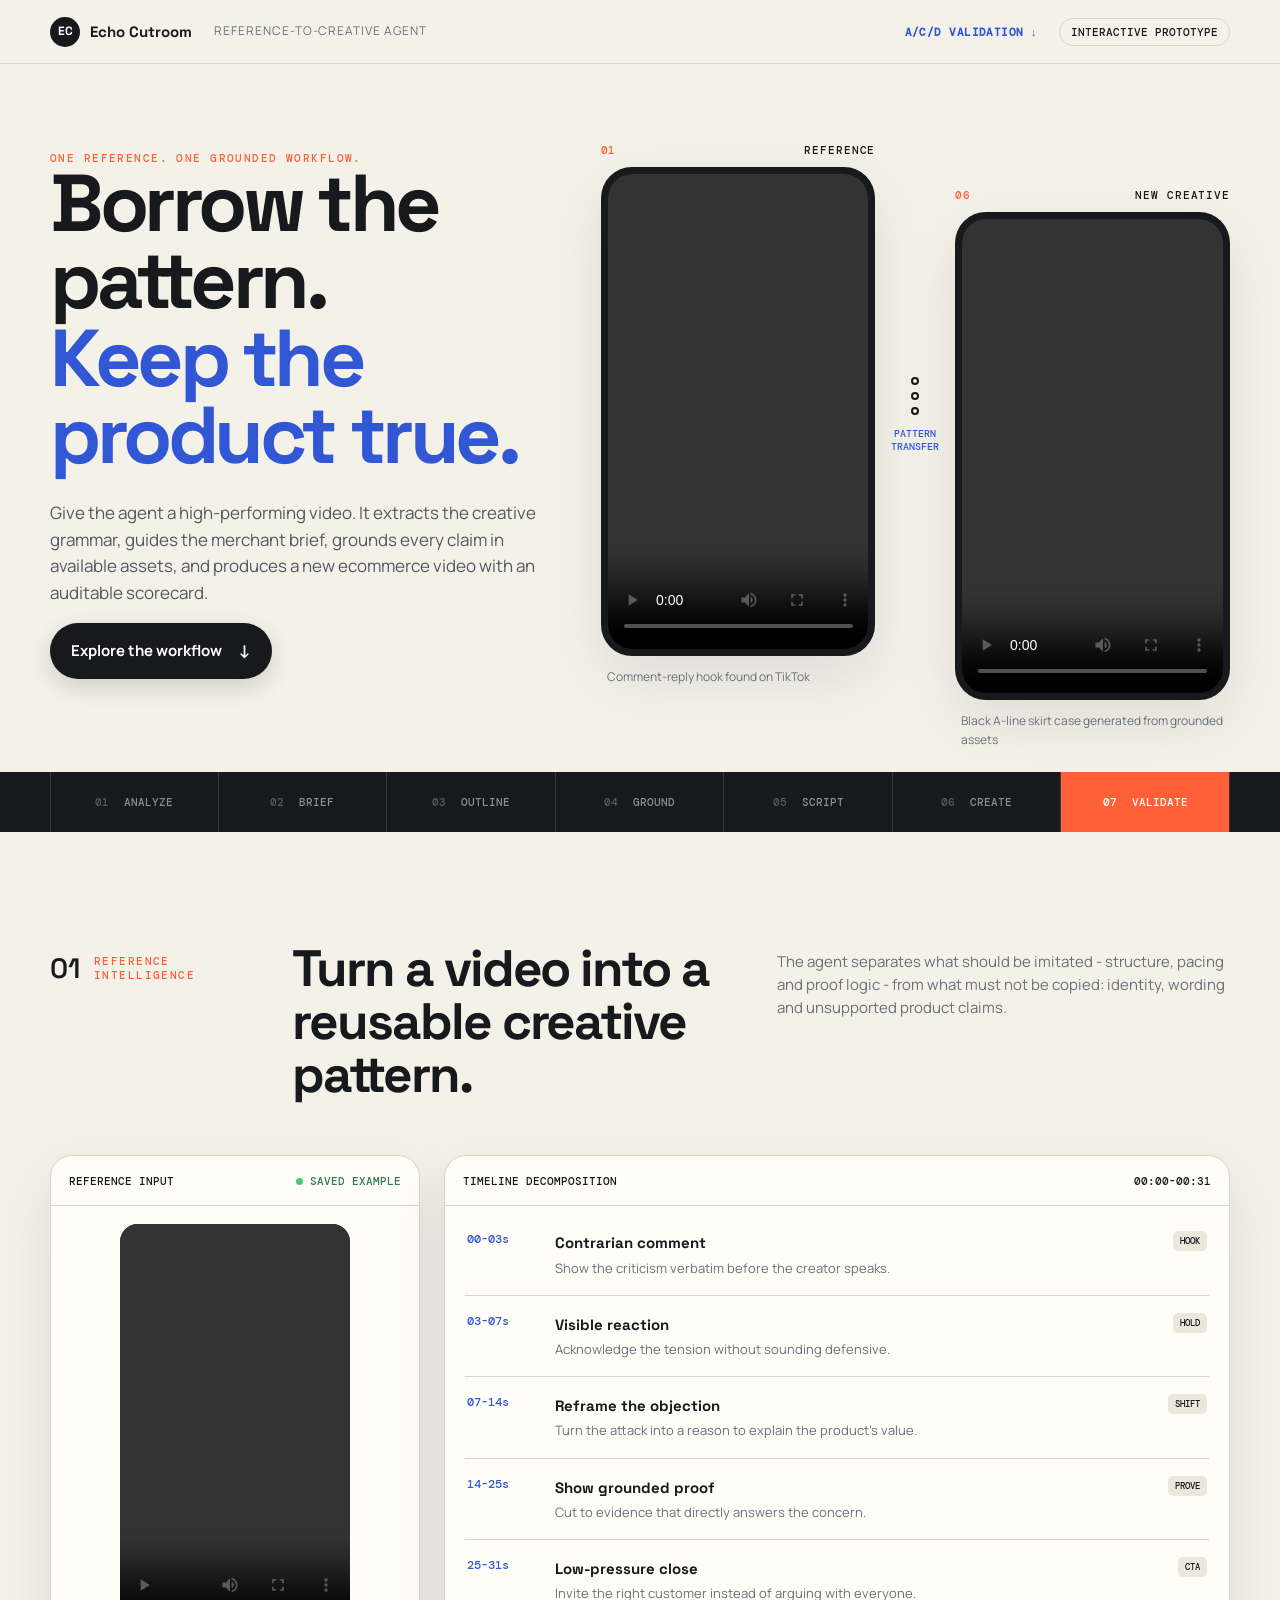
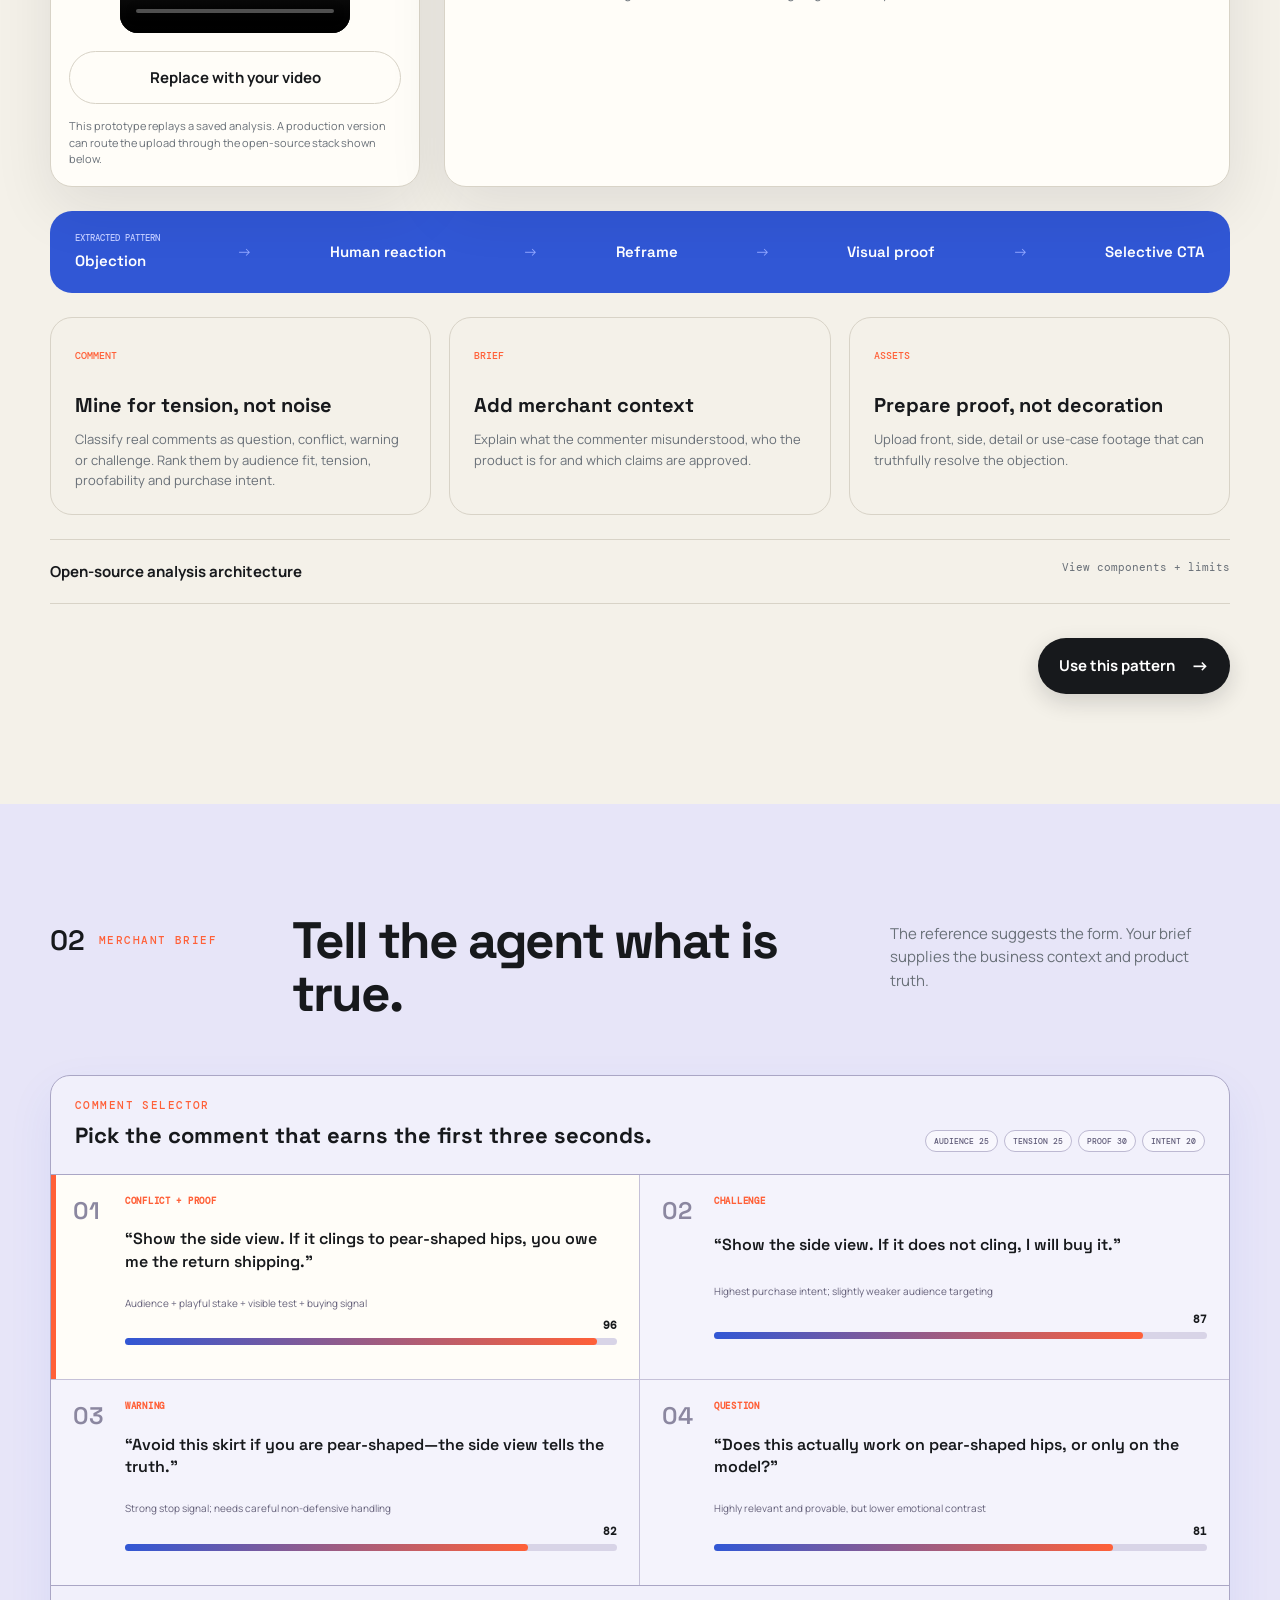
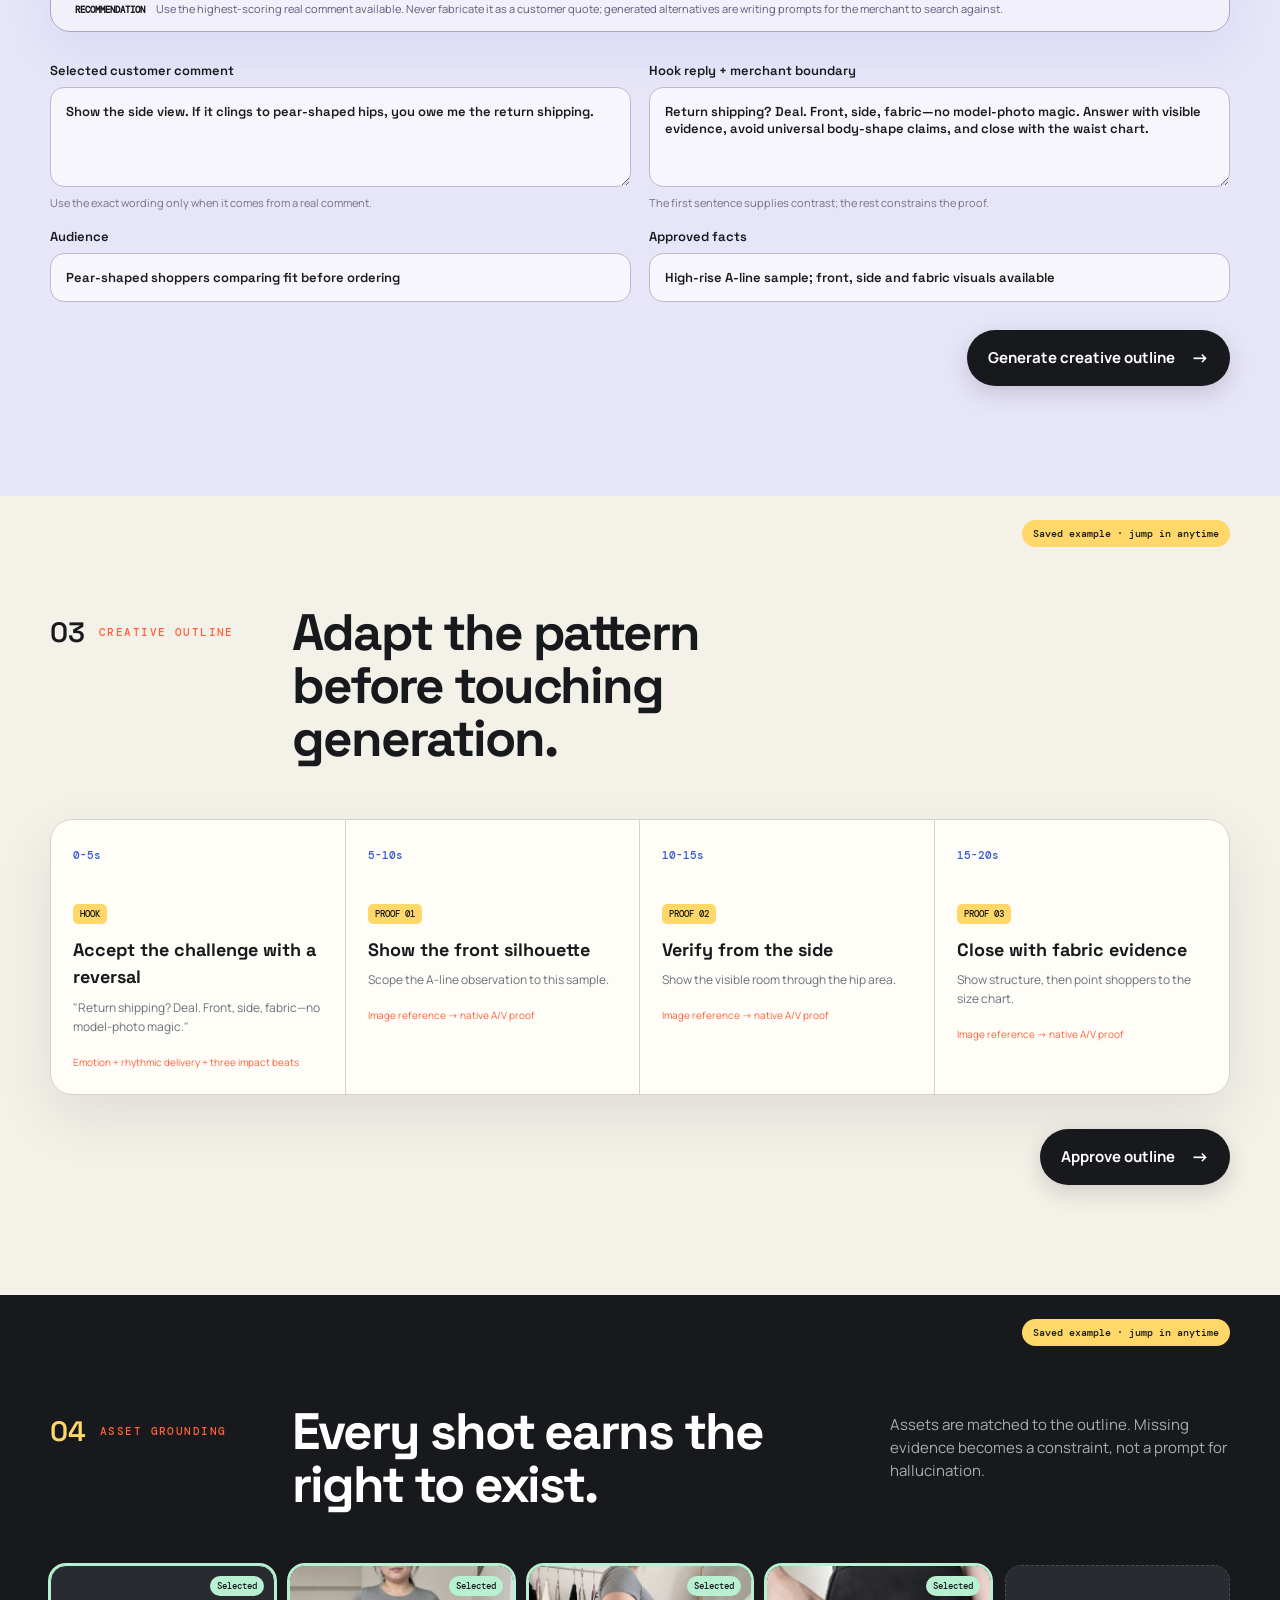
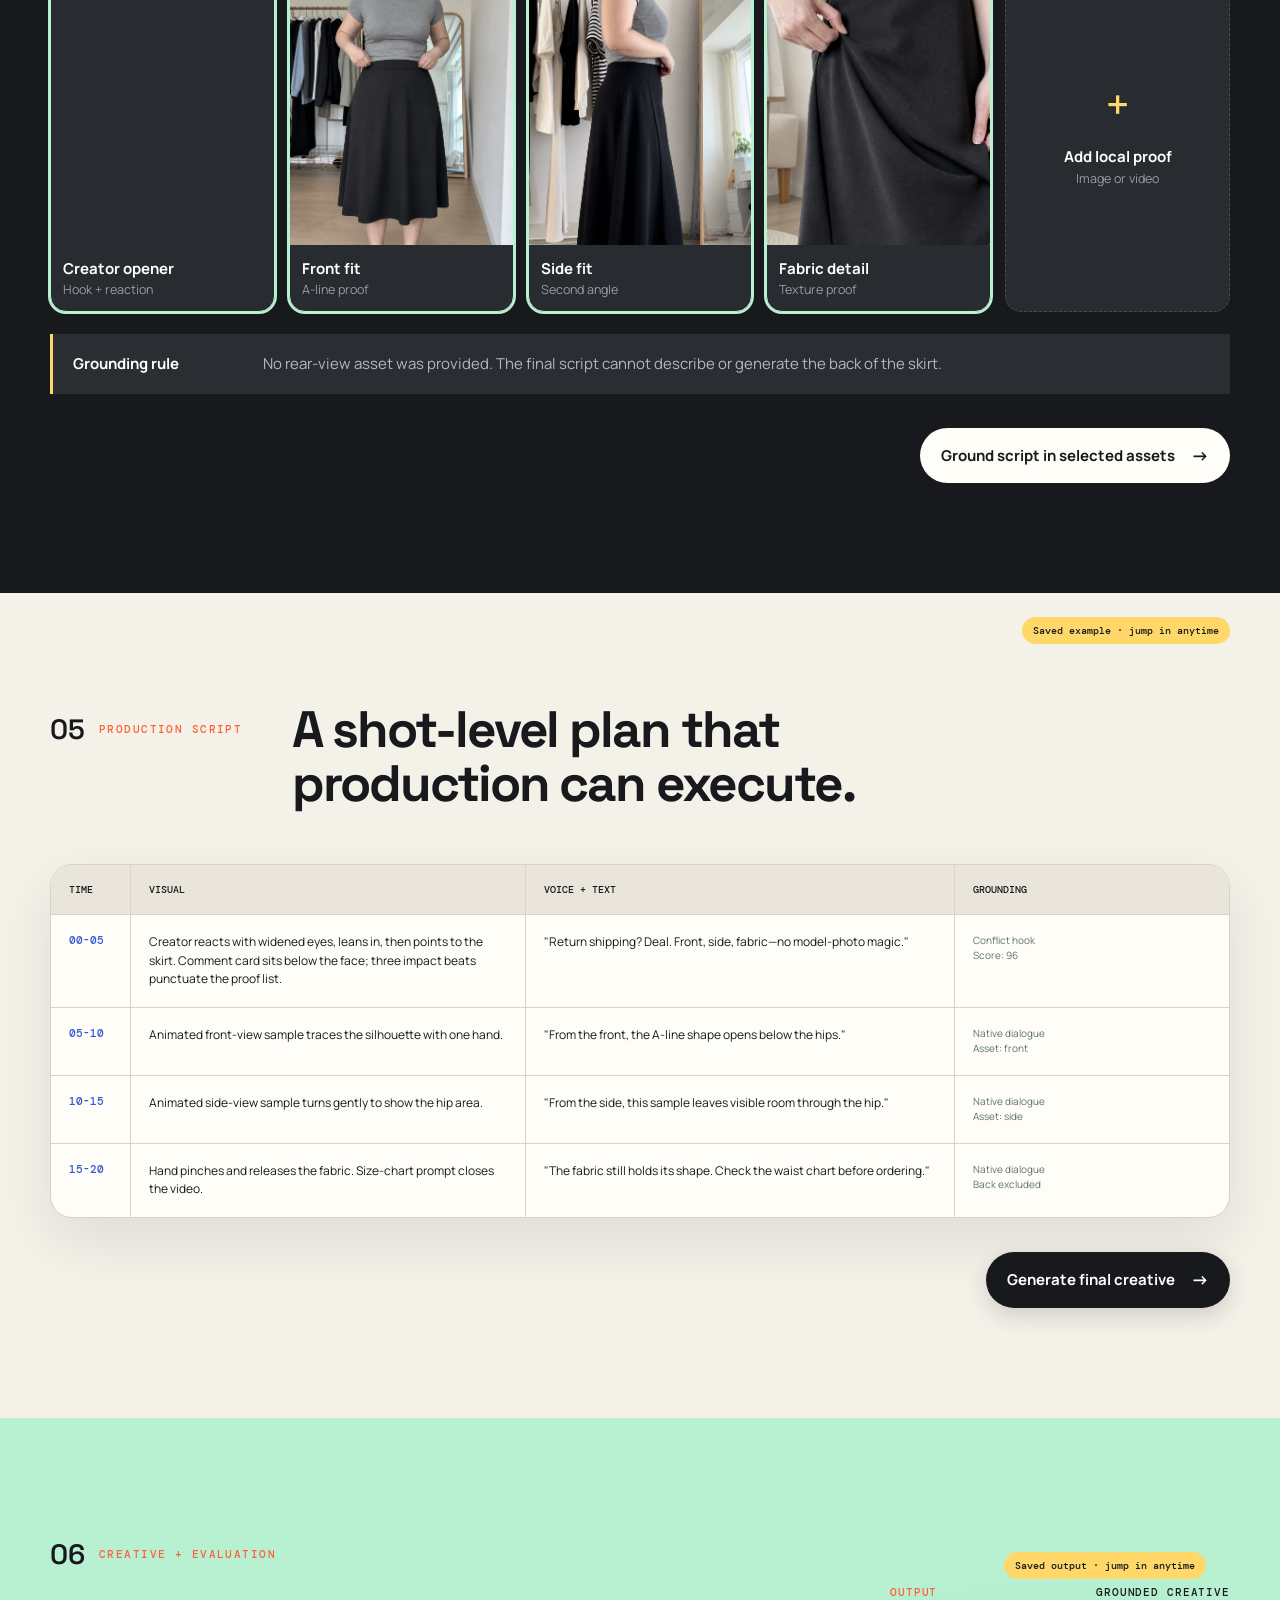
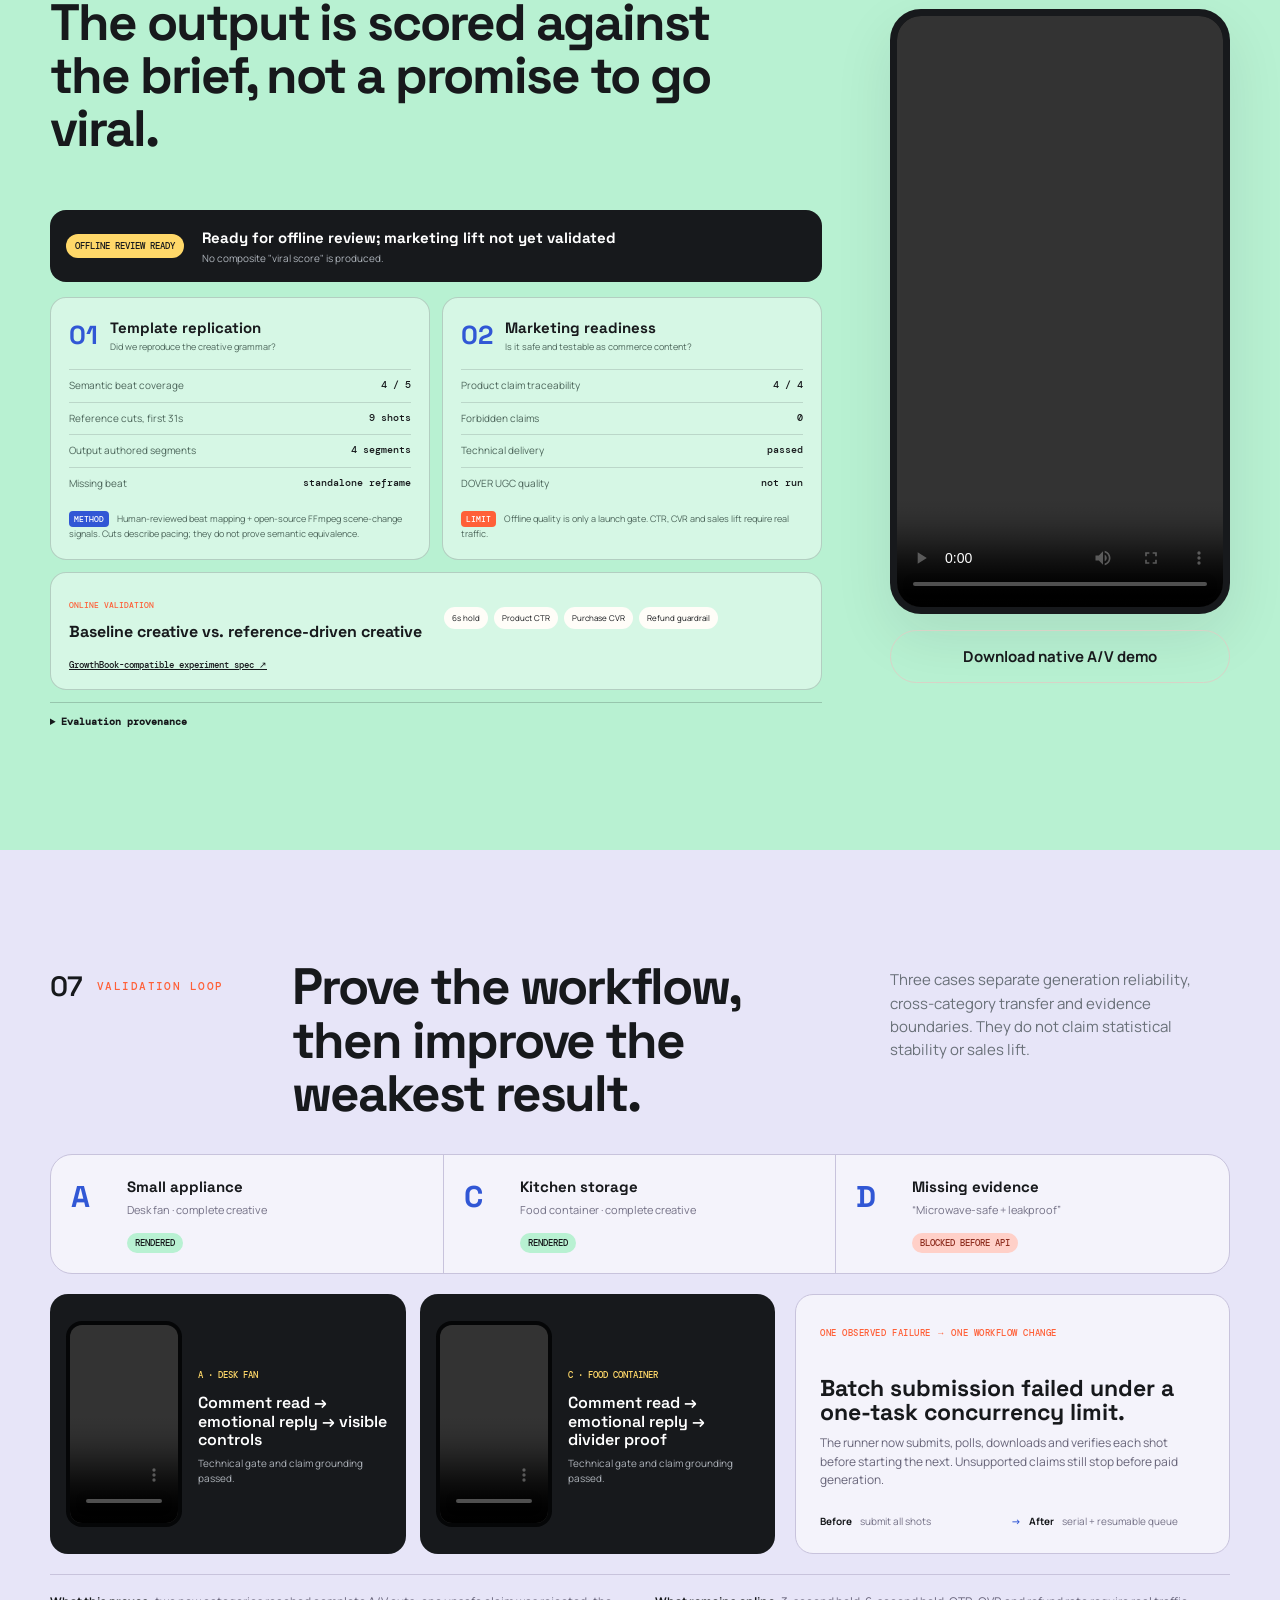
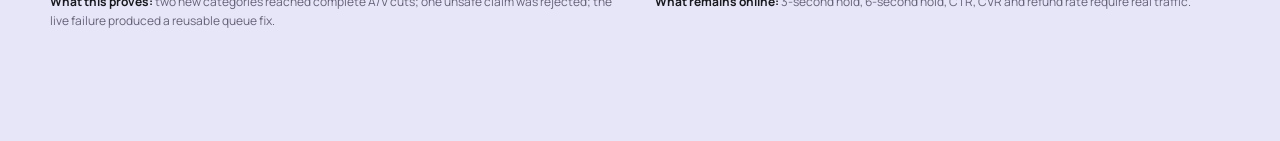
<file: demos/comment-video/stability.html>
<!doctype html>
<html lang="en">
  <head>
    <meta charset="UTF-8" />
    <meta name="viewport" content="width=device-width, initial-scale=1.0" />
    <meta http-equiv="refresh" content="0; url=./index.html#stage-7" />
    <title>Echo Cutroom · Validation</title>
    <style>
      body{margin:0;min-height:100vh;display:grid;place-items:center;background:#f4f1e9;color:#17191c;font:16px system-ui,sans-serif}
      main{max-width:520px;padding:32px;text-align:center}a{display:inline-block;margin-top:16px;padding:12px 18px;border-radius:99px;background:#17191c;color:white;text-decoration:none;font-weight:700}
    </style>
  </head>
  <body>
    <main><h1>Validation is now Step 07.</h1><p>The compact A/C/D test is part of the main workflow.</p><a href="./index.html#stage-7">Open Step 07</a></main>
    <script>location.replace("./index.html#stage-7");</script>
  </body>
</html>
</file>
<file: demos/buding/styles.css>
:root {
  color-scheme: light;
  --purple: #8f5bd1;
  --purple-deep: #6f3fb7;
  --pink: #f3a7cf;
  --ink: #251c2e;
  --soft: #766a7f;
  --line: rgba(111, 63, 183, 0.15);
  --paper: #fbf9fd;
  font-family: "Microsoft YaHei", "PingFang SC", "Noto Sans CJK SC", sans-serif;
}

* {
  box-sizing: border-box;
}

html,
body {
  min-height: 100%;
}

body {
  margin: 0;
  color: var(--ink);
  background:
    radial-gradient(circle at 76% 16%, rgba(243, 167, 207, 0.2), transparent 26rem),
    radial-gradient(circle at 18% 72%, rgba(143, 91, 209, 0.14), transparent 24rem),
    linear-gradient(135deg, #faf7fd, #f4eef9 58%, #fff 100%);
}

button,
a {
  font: inherit;
}

button {
  cursor: pointer;
}

button:focus-visible,
a:focus-visible {
  outline: 3px solid rgba(111, 63, 183, 0.66);
  outline-offset: 3px;
}

.demo-shell {
  min-height: 100vh;
}

.demo-topbar {
  position: sticky;
  top: 0;
  z-index: 20;
  display: grid;
  grid-template-columns: 1fr auto 1fr;
  align-items: center;
  min-height: 66px;
  padding: 0 clamp(16px, 3vw, 42px);
  border-bottom: 1px solid rgba(111, 63, 183, 0.12);
  background: rgba(251, 249, 253, 0.84);
  box-shadow: 0 10px 34px rgba(78, 47, 101, 0.06);
  backdrop-filter: blur(20px) saturate(1.4);
  -webkit-backdrop-filter: blur(20px) saturate(1.4);
}

.demo-brand,
.demo-brand > div,
.demo-status {
  display: flex;
  align-items: center;
}

.demo-brand {
  gap: 10px;
}

.demo-brand > div,
.demo-status {
  align-items: flex-start;
  flex-direction: column;
  gap: 2px;
}

.brand-mark {
  display: grid;
  width: 32px;
  height: 32px;
  place-items: center;
  border: 1px solid rgba(255, 255, 255, 0.8);
  border-radius: 50%;
  color: #fff;
  background: linear-gradient(145deg, var(--pink), var(--purple));
  box-shadow: 0 8px 24px rgba(143, 91, 209, 0.26);
}

.demo-brand strong,
.demo-status strong {
  font-size: 13px;
}

.demo-brand small,
.demo-status span {
  color: var(--soft);
  font: 9px/1.3 Consolas, ui-monospace, monospace;
  letter-spacing: 0.08em;
}

.demo-status {
  align-items: center;
}

.open-demo {
  justify-self: end;
  padding: 8px 12px;
  border: 1px solid rgba(111, 63, 183, 0.16);
  border-radius: 999px;
  color: var(--purple-deep);
  background: rgba(255, 255, 255, 0.56);
  font-size: 11px;
  font-weight: 760;
  text-decoration: none;
}

.demo-main {
  display: grid;
  grid-template-columns: 170px minmax(250px, 420px) minmax(240px, 1fr);
  gap: clamp(22px, 4vw, 64px);
  align-items: center;
  width: min(1120px, calc(100% - 40px));
  min-height: calc(100vh - 66px);
  margin: 0 auto;
  padding: 34px 0 44px;
}

.screen-rail {
  display: grid;
  gap: 8px;
}

.screen-rail button {
  position: relative;
  display: grid;
  grid-template-columns: 28px 1fr;
  gap: 2px 9px;
  width: 100%;
  padding: 12px;
  border: 1px solid transparent;
  border-radius: 13px;
  color: var(--soft);
  background: transparent;
  text-align: left;
  transition: 160ms ease;
}

.screen-rail button::after {
  position: absolute;
  top: 50%;
  right: 10px;
  width: 6px;
  height: 6px;
  border-radius: 50%;
  content: "";
  background: rgba(143, 91, 209, 0.2);
  transform: translateY(-50%);
}

.screen-rail button:hover,
.screen-rail button.is-active {
  border-color: rgba(111, 63, 183, 0.16);
  color: var(--ink);
  background: rgba(255, 255, 255, 0.58);
  box-shadow: inset 0 1px 0 #fff, 0 14px 32px rgba(78, 47, 101, 0.08);
}

.screen-rail button.is-active::after {
  background: var(--purple);
  box-shadow: 0 0 0 5px rgba(143, 91, 209, 0.12);
}

.screen-rail span {
  grid-row: 1 / 3;
  color: var(--purple);
  font: 10px/1.4 Consolas, ui-monospace, monospace;
}

.screen-rail strong {
  font-size: 12px;
}

.screen-rail small {
  font-size: 9px;
  opacity: 0.74;
}

.phone-stage {
  display: grid;
  justify-items: center;
  gap: 12px;
}

.phone-frame {
  position: relative;
  width: min(100%, 338px);
  aspect-ratio: 338 / 696;
  overflow: hidden;
  border: 8px solid rgba(255, 255, 255, 0.82);
  border-radius: 27px;
  background: #fff;
  box-shadow:
    0 34px 90px rgba(65, 36, 91, 0.2),
    0 8px 28px rgba(65, 36, 91, 0.11),
    inset 0 0 0 1px rgba(94, 63, 126, 0.1);
  isolation: isolate;
}

.screen-panel {
  position: absolute;
  inset: 0;
  overflow: hidden;
  opacity: 0;
  transform: translateX(12%);
  transition:
    opacity 220ms ease,
    transform 380ms cubic-bezier(0.16, 1, 0.3, 1);
}

.screen-panel.is-active {
  z-index: 2;
  opacity: 1;
  transform: none;
}

.screen-panel img {
  position: absolute;
  top: -1.4368%;
  width: 316.2722%;
  max-width: none;
  height: auto;
  user-select: none;
  pointer-events: none;
}

.screen-panel--home img {
  left: 0;
}

.screen-panel--custom img {
  left: -104.142%;
}

.screen-panel--records img {
  left: -207.988%;
}

.hotspot {
  position: absolute;
  z-index: 3;
  padding: 0;
  border: 1px dashed rgba(255, 255, 255, 0);
  border-radius: 10px;
  background: transparent;
  transition:
    border-color 160ms ease,
    background 160ms ease,
    box-shadow 160ms ease;
}

.hotspot span {
  position: absolute;
  top: -23px;
  left: 0;
  padding: 4px 7px;
  border: 1px solid rgba(255, 255, 255, 0.76);
  border-radius: 999px;
  color: #fff;
  background: rgba(82, 42, 126, 0.82);
  box-shadow: 0 5px 16px rgba(63, 35, 88, 0.2);
  font-size: 8px;
  font-weight: 700;
  opacity: 0;
  pointer-events: none;
  white-space: nowrap;
  transform: translateY(3px);
  transition: 160ms ease;
}

.phone-frame:hover .hotspot,
.phone-frame:focus-within .hotspot {
  border-color: rgba(255, 255, 255, 0.76);
  background: rgba(143, 91, 209, 0.08);
  box-shadow: inset 0 0 0 1px rgba(111, 63, 183, 0.2);
}

.phone-frame:hover .hotspot span,
.phone-frame:focus-within .hotspot span,
.hotspot:hover span,
.hotspot:focus-visible span {
  opacity: 1;
  transform: none;
}

.hotspot--home-card {
  top: 21%;
  left: 3%;
  width: 47%;
  height: 23%;
}

.hotspot--home-copy {
  top: 47%;
  left: 3%;
  width: 47%;
  height: 6%;
}

.hotspot--home-records {
  bottom: 1.6%;
  left: 37%;
  width: 23%;
  height: 9%;
}

.hotspot--custom-back,
.hotspot--records-back {
  top: 5.5%;
  left: 2.5%;
  width: 12%;
  height: 8%;
}

.hotspot--custom-confirm {
  right: 4%;
  bottom: 2.6%;
  left: 4%;
  height: 9%;
}

.hotspot--records-item {
  top: 15%;
  left: 4%;
  width: 45%;
  height: 19%;
}

.phone-hint {
  display: flex;
  align-items: center;
  gap: 8px;
  margin: 0;
  color: var(--soft);
  font-size: 9px;
}

.phone-hint span {
  width: 6px;
  height: 6px;
  border-radius: 50%;
  background: var(--purple);
  box-shadow: 0 0 0 5px rgba(143, 91, 209, 0.11);
}

.demo-note {
  max-width: 410px;
}

.demo-note > span {
  color: var(--purple);
  font: 10px/1.4 Consolas, ui-monospace, monospace;
  letter-spacing: 0.1em;
}

.demo-note h1 {
  margin: 10px 0 12px;
  font-size: clamp(26px, 3.6vw, 48px);
  line-height: 1.06;
  letter-spacing: -0.045em;
}

.demo-note p {
  margin: 0;
  color: var(--soft);
  font-size: 13px;
  line-height: 1.8;
}

.demo-actions {
  display: flex;
  gap: 8px;
  margin-top: 24px;
}

.demo-actions button {
  min-height: 40px;
  padding: 0 16px;
  border: 1px solid rgba(111, 63, 183, 0.16);
  border-radius: 999px;
  color: var(--purple-deep);
  background: rgba(255, 255, 255, 0.54);
  font-size: 11px;
  font-weight: 760;
}

.demo-actions .demo-actions__primary {
  color: #fff;
  border-color: transparent;
  background: linear-gradient(110deg, var(--purple-deep), var(--purple) 62%, #d96dcc);
  box-shadow: 0 12px 28px rgba(111, 63, 183, 0.24);
}

body.is-embedded {
  overflow: hidden;
}

body.is-embedded .demo-topbar {
  min-height: 38px;
  padding: 0 10px;
}

body.is-embedded .demo-brand {
  gap: 6px;
}

body.is-embedded .brand-mark {
  width: 22px;
  height: 22px;
  font-size: 10px;
}

body.is-embedded .demo-brand strong,
body.is-embedded .demo-status strong {
  font-size: 9px;
}

body.is-embedded .demo-brand small,
body.is-embedded .demo-status span {
  font-size: 7px;
}

body.is-embedded .open-demo {
  padding: 5px 8px;
  font-size: 8px;
}

body.is-embedded .demo-main {
  grid-template-columns: 76px minmax(0, 1fr);
  gap: 10px;
  width: 100%;
  min-height: calc(100vh - 38px);
  padding: 8px 10px 10px;
}

body.is-embedded .screen-rail {
  gap: 4px;
}

body.is-embedded .screen-rail button {
  grid-template-columns: 17px 1fr;
  gap: 0 4px;
  padding: 6px;
  border-radius: 8px;
}

body.is-embedded .screen-rail span {
  font-size: 7px;
}

body.is-embedded .screen-rail strong {
  font-size: 8px;
  white-space: nowrap;
}

body.is-embedded .screen-rail small,
body.is-embedded .phone-hint,
body.is-embedded .demo-note {
  display: none;
}

body.is-embedded .phone-frame {
  width: auto;
  height: calc(100vh - 54px);
  max-height: 520px;
  border-width: 4px;
  border-radius: 15px;
}

@media (max-width: 820px) {
  .demo-main {
    grid-template-columns: 110px minmax(220px, 340px);
    justify-content: center;
  }

  .demo-note {
    grid-column: 1 / -1;
    max-width: 540px;
  }
}

@media (max-width: 520px) {
  .demo-topbar {
    grid-template-columns: 1fr auto;
  }

  .demo-status {
    display: none;
  }

  .demo-main {
    grid-template-columns: 1fr;
    width: min(100% - 24px, 380px);
    padding-top: 18px;
  }

  .screen-rail {
    grid-template-columns: repeat(3, 1fr);
  }

  .screen-rail button {
    grid-template-columns: 1fr;
    text-align: center;
  }

  .screen-rail span {
    grid-row: auto;
  }

  .screen-rail small,
  .screen-rail button::after {
    display: none;
  }

  .phone-frame {
    width: min(100%, 310px);
  }
}

@media (prefers-reduced-motion: reduce) {
  *,
  *::before,
  *::after {
    scroll-behavior: auto !important;
    transition-duration: 0.01ms !important;
    animation-duration: 0.01ms !important;
  }
}
</file>
<file: demos/comment-video/styles.css>
:root {
  --ink: #17191c;
  --muted: #697078;
  --paper: #f4f1e9;
  --white: #fffdf8;
  --line: #d8d3c7;
  --orange: #ff6038;
  --blue: #3157d5;
  --mint: #b8f1d2;
  --yellow: #ffd869;
  --radius: 22px;
  --shadow: 0 22px 60px rgba(24, 26, 30, 0.09);
}

* { box-sizing: border-box; }
html { scroll-behavior: smooth; }
body {
  margin: 0;
  color: var(--ink);
  background: var(--paper);
  font-family: "Manrope", sans-serif;
  font-size: 15px;
  line-height: 1.55;
}
button, input, textarea { font: inherit; }
button, a { -webkit-tap-highlight-color: transparent; }
button { color: inherit; }
a { color: inherit; }
.shell { width: min(1180px, calc(100% - 48px)); margin: 0 auto; }
.topbar {
  height: 64px;
  padding: 0 max(24px, calc((100% - 1180px) / 2));
  display: flex;
  align-items: center;
  gap: 22px;
  border-bottom: 1px solid rgba(23, 25, 28, .13);
  background: rgba(244, 241, 233, .9);
  backdrop-filter: blur(16px);
  position: relative;
  z-index: 20;
}
.brand { display: flex; align-items: center; gap: 10px; font-family: "Space Grotesk"; font-weight: 700; text-decoration: none; }
.brand-mark { display: grid; place-items: center; width: 30px; height: 30px; border-radius: 50%; color: white; background: var(--ink); font-size: 12px; }
.topbar-label { color: var(--muted); font-size: 12px; letter-spacing: .08em; text-transform: uppercase; }
.prototype-badge { margin-left: auto; padding: 6px 11px; border: 1px solid var(--line); border-radius: 99px; font: 500 11px "DM Mono"; text-transform: uppercase; }
.topbar-validation-link { margin-left: auto; color: var(--blue); font: 600 11px "DM Mono"; text-decoration: none; text-transform: uppercase; letter-spacing: .04em; }
.topbar-validation-link:hover { color: var(--orange); }
.topbar-validation-link + .prototype-badge { margin-left: 0; }
.hero {
  min-height: 670px;
  display: grid;
  grid-template-columns: .88fr 1.12fr;
  align-items: center;
  gap: 56px;
  padding-top: 70px;
  padding-bottom: 76px;
}
.eyebrow { margin: 0; color: var(--orange); font: 500 11px "DM Mono"; letter-spacing: .13em; }
h1, h2, h3, p { margin-top: 0; }
h1, h2, h3 { font-family: "Space Grotesk", sans-serif; }
h1 { margin-bottom: 26px; font-size: clamp(48px, 6.3vw, 82px); line-height: .96; letter-spacing: -.055em; }
h1 span { color: var(--blue); }
.hero-lede { max-width: 590px; color: #535960; font-size: 17px; }
.primary-button, .secondary-button, .light-button {
  display: inline-flex; align-items: center; justify-content: center; gap: 16px;
  border: 0; border-radius: 999px; padding: 14px 21px; cursor: pointer;
  text-decoration: none; font-weight: 700; transition: transform .2s, box-shadow .2s, background .2s;
}
.primary-button { color: white; background: var(--ink); box-shadow: 0 8px 22px rgba(23, 25, 28, .16); }
.primary-button span, .light-button span { font-size: 18px; }
.secondary-button { border: 1px solid var(--line); background: transparent; }
.light-button { background: var(--white); color: var(--ink); }
.primary-button:hover, .secondary-button:hover, .light-button:hover { transform: translateY(-2px); }
.primary-button:focus-visible, .secondary-button:focus-visible, .light-button:focus-visible, .rail-step:focus-visible, .asset-card:focus-visible, .comment-candidate:focus-visible, input:focus-visible, textarea:focus-visible, summary:focus-visible { outline: 3px solid var(--yellow); outline-offset: 3px; }

.film-reel { display: grid; grid-template-columns: 1fr 80px 1fr; align-items: center; }
.phone-card { min-width: 0; }
.phone-card:nth-child(3) { transform: translateY(54px); }
.phone-label { display: flex; justify-content: space-between; margin-bottom: 10px; font: 500 11px "DM Mono"; text-transform: uppercase; letter-spacing: .08em; }
.phone-label span { color: var(--orange); }
.phone-frame { overflow: hidden; padding: 7px; border-radius: 31px; background: var(--ink); box-shadow: var(--shadow); aspect-ratio: 9/16; }
.phone-frame video { display: block; width: 100%; height: 100%; border-radius: 24px; background: #000; object-fit: cover; }
.phone-card > p { margin: 12px 6px 0; color: var(--muted); font-size: 12px; }
.reel-bridge { display: grid; place-items: center; align-content: center; gap: 7px; }
.reel-bridge span { width: 8px; height: 8px; border: 2px solid var(--ink); border-radius: 50%; }
.reel-bridge b { margin-top: 5px; color: var(--blue); font: 500 10px "DM Mono"; text-align: center; text-transform: uppercase; }

.stage-rail { position: sticky; top: 0; z-index: 15; background: var(--ink); color: white; }
.rail-inner { min-height: 60px; display: grid; grid-template-columns: repeat(7, 1fr); }
.rail-step { border: 0; border-right: 1px solid #36393e; background: transparent; color: #898f97; cursor: pointer; font: 500 11px "DM Mono"; text-transform: uppercase; }
.rail-step:first-child { border-left: 1px solid #36393e; }
.rail-step span { color: #565c64; margin-right: 8px; }
.rail-step.is-active { background: var(--orange); color: white; }
.rail-step.is-active span { color: white; }

.workflow-stage { position: relative; padding-top: 110px; padding-bottom: 110px; scroll-margin-top: 56px; }
.stage-heading { display: grid; grid-template-columns: 210px 1fr 1fr; align-items: start; gap: 32px; margin-bottom: 54px; }
.stage-heading > div { display: flex; align-items: center; gap: 14px; padding-top: 8px; }
.stage-number { font: 600 28px "Space Grotesk"; }
.stage-heading h2 { margin: 0; font-size: clamp(32px, 4vw, 52px); line-height: 1.04; letter-spacing: -.04em; }
.stage-heading > p { margin: 8px 0 0; color: var(--muted); }
.stage-heading.compact { grid-template-columns: 210px 1.25fr .75fr; }
.panel { border: 1px solid var(--line); border-radius: var(--radius); background: var(--white); box-shadow: var(--shadow); }
.panel-head { min-height: 50px; padding: 0 18px; display: flex; justify-content: space-between; align-items: center; border-bottom: 1px solid var(--line); font: 500 11px "DM Mono"; text-transform: uppercase; }
.status-dot { color: #317853; }
.status-dot::before { content: ""; display: inline-block; width: 7px; height: 7px; margin-right: 7px; border-radius: 50%; background: #49c77d; }
.analysis-layout { display: grid; grid-template-columns: 370px 1fr; gap: 24px; }
.upload-panel { padding-bottom: 18px; }
.reference-player { margin: 18px auto; width: min(230px, calc(100% - 36px)); overflow: hidden; border-radius: 18px; aspect-ratio: 9/16; background: #111; }
.reference-player video { width: 100%; height: 100%; object-fit: cover; }
.file-button { display: flex; margin: 0 18px; }
.file-button input, .upload-asset input { display: none; }
.fine-print { margin: 14px 18px 0; color: var(--muted); font-size: 11px; line-height: 1.5; }
.beat-list { list-style: none; margin: 0; padding: 8px 20px 14px; }
.beat-list li { display: grid; grid-template-columns: 70px 1fr 56px; gap: 18px; padding: 17px 2px; border-bottom: 1px solid var(--line); align-items: start; }
.beat-list li:last-child { border: 0; }
.beat-list time { font: 500 12px "DM Mono"; color: var(--blue); }
.beat-list b { font-family: "Space Grotesk"; }
.beat-list p { margin: 3px 0 0; color: var(--muted); font-size: 13px; }
.beat-list em { justify-self: end; padding: 4px 7px; background: #ebe7dc; border-radius: 5px; font: normal 500 9px "DM Mono"; }
.pattern-strip { margin-top: 24px; padding: 21px 25px; display: flex; align-items: center; justify-content: space-between; gap: 12px; border-radius: var(--radius); background: var(--blue); color: white; overflow-x: auto; }
.pattern-strip div { flex: 0 0 auto; }
.pattern-strip small { display: block; margin-bottom: 5px; color: #bfcaff; font: 500 9px "DM Mono"; }
.pattern-strip strong { font: 600 15px "Space Grotesk"; }
.pattern-strip i { color: #91a7ff; font-style: normal; }
.guidance-grid { display: grid; grid-template-columns: repeat(3, 1fr); gap: 18px; margin-top: 24px; }
.guidance-grid article { padding: 24px; border: 1px solid var(--line); border-radius: var(--radius); }
.guidance-grid span { color: var(--orange); font: 500 10px "DM Mono"; }
.guidance-grid h3 { margin: 25px 0 8px; font-size: 20px; }
.guidance-grid p { margin: 0; color: var(--muted); font-size: 13px; }
.stack-details { margin-top: 24px; border-top: 1px solid var(--line); border-bottom: 1px solid var(--line); }
.stack-details summary { padding: 20px 0; display: flex; justify-content: space-between; cursor: pointer; font-weight: 700; }
.stack-details summary small { color: var(--muted); font: 400 11px "DM Mono"; }
.stack-grid { display: grid; grid-template-columns: repeat(4, 1fr); gap: 12px; padding: 0 0 22px; }
.stack-grid > * { display: flex; flex-direction: column; gap: 6px; padding: 16px; border-radius: 13px; background: #e9e5da; text-decoration: none; }
.stack-grid a:hover { background: var(--yellow); }
.stack-grid b { font-family: "Space Grotesk"; }
.stack-grid span { color: var(--muted); font-size: 11px; }
.stage-action { display: flex; justify-content: flex-end; margin-top: 34px; }

.stage-tint { background: #e7e5f8; }
.stage-tint > .shell { position: relative; }
.comment-selector { margin-bottom: 30px; border: 1px solid #aaa6c5; border-radius: 20px; overflow: hidden; background: rgba(255,255,255,.42); box-shadow: 0 18px 46px rgba(49,87,213,.08); }
.comment-selector-head { display: flex; align-items: flex-end; justify-content: space-between; gap: 24px; padding: 22px 24px; border-bottom: 1px solid #aaa6c5; }
.comment-selector-head h3 { margin: 6px 0 0; max-width: 610px; font-size: 22px; }
.score-key { display: flex; flex-wrap: wrap; justify-content: flex-end; gap: 6px; }
.score-key span { padding: 5px 8px; border: 1px solid #bdb9d2; border-radius: 99px; color: #5f5b78; background: rgba(255,255,255,.45); font: 500 8px "DM Mono"; text-transform: uppercase; }
.comment-candidates { display: grid; grid-template-columns: 1fr 1fr; }
.comment-candidate { position: relative; display: grid; grid-template-columns: 40px 1fr; gap: 8px 12px; min-height: 205px; padding: 20px 22px; border: 0; border-right: 1px solid #c5c1d8; border-bottom: 1px solid #c5c1d8; background: rgba(255,255,255,.2); text-align: left; cursor: pointer; transition: background .2s, transform .2s, box-shadow .2s; }
.comment-candidate:nth-child(2n) { border-right: 0; }
.comment-candidate:nth-last-child(-n+2) { border-bottom: 0; }
.comment-candidate:hover { background: rgba(255,255,255,.62); }
.comment-candidate.is-selected { z-index: 1; background: var(--white); box-shadow: inset 5px 0 0 var(--orange); }
.candidate-rank { grid-row: 1 / span 4; color: #8b87a0; font: 600 24px "Space Grotesk"; }
.candidate-type { color: var(--orange); font: 600 9px "DM Mono"; letter-spacing: .08em; }
.comment-candidate strong { font: 600 16px/1.42 "Space Grotesk"; }
.comment-candidate small { color: #66627b; font-size: 10px; }
.comment-candidate > b { position: relative; grid-column: 2; height: 7px; margin-top: 5px; border-radius: 99px; background: #d8d4e7; overflow: visible; }
.comment-candidate > b i { display: block; width: var(--score); height: 100%; border-radius: inherit; background: linear-gradient(90deg, var(--blue), var(--orange)); transition: width .35s ease; }
.comment-candidate > b em { position: absolute; right: 0; top: -20px; color: var(--ink); font: normal 700 11px "DM Mono"; }
.selector-note { margin: 0; padding: 14px 24px; border-top: 1px solid #aaa6c5; color: #5f5b78; font-size: 11px; }
.selector-note span { margin-right: 9px; color: var(--ink); font: 600 9px "DM Mono"; text-transform: uppercase; }
.brief-grid { display: grid; grid-template-columns: 1fr 1fr; gap: 18px; }
.brief-grid label { display: flex; flex-direction: column; gap: 8px; font: 600 13px "Space Grotesk"; }
.brief-grid textarea, .brief-grid input { width: 100%; border: 1px solid #bdb9d2; border-radius: 14px; padding: 15px; background: rgba(255,255,255,.65); color: var(--ink); resize: vertical; }
.brief-grid small { color: #747186; font: 400 11px "Manrope"; }
.form-action { grid-column: 1 / -1; display: flex; justify-content: flex-end; margin-top: 10px; }
.outline-board { display: grid; grid-template-columns: repeat(4, 1fr); border: 1px solid var(--line); border-radius: var(--radius); overflow: hidden; background: var(--white); box-shadow: var(--shadow); }
.outline-board article { min-height: 270px; padding: 22px; border-right: 1px solid var(--line); }
.outline-board article:last-child { border: 0; }
.outline-board span { font: 500 11px "DM Mono"; color: var(--blue); }
.outline-board em { display: block; width: max-content; margin-top: 38px; padding: 4px 7px; background: var(--yellow); border-radius: 5px; font: normal 500 9px "DM Mono"; }
.outline-board h3 { margin: 12px 0 8px; font-size: 18px; }
.outline-board p { color: var(--muted); font-size: 12px; }
.outline-board small { color: var(--orange); font-size: 10px; }

.stage-dark { background: var(--ink); color: white; }
.stage-dark .stage-heading > p { color: #a7adb4; }
.stage-dark .stage-number { color: var(--yellow); }
.asset-grid { display: grid; grid-template-columns: repeat(5, 1fr); gap: 14px; }
.asset-card { position: relative; min-width: 0; overflow: hidden; padding: 0; border: 1px solid #454950; border-radius: 16px; background: #282b30; color: white; cursor: pointer; text-align: left; }
.asset-card img, .asset-card video { display: block; width: 100%; aspect-ratio: 4/5; object-fit: cover; filter: saturate(.75); }
.asset-card > span { display: flex; flex-direction: column; padding: 12px; }
.asset-card small { color: #969ca4; }
.asset-card i { position: absolute; top: 10px; right: 10px; display: none; padding: 4px 7px; border-radius: 99px; background: var(--mint); color: var(--ink); font: normal 500 9px "DM Mono"; }
.asset-card.is-selected { border-color: var(--mint); box-shadow: 0 0 0 2px var(--mint); }
.asset-card.is-selected i { display: block; }
.upload-asset { display: grid; place-items: center; align-content: center; text-align: center; min-height: 260px; border-style: dashed; }
.upload-asset strong { font: 400 44px "Space Grotesk"; color: var(--yellow); }
.upload-asset > span { align-items: center; }
.constraint-card { display: grid; grid-template-columns: 170px 1fr; gap: 20px; margin-top: 22px; padding: 18px 20px; border-left: 3px solid var(--yellow); background: #2a2d32; }
.constraint-card p { margin: 0; color: #b3b8be; }

.script-table { border: 1px solid var(--line); border-radius: var(--radius); overflow: hidden; background: var(--white); box-shadow: var(--shadow); }
.script-row { display: grid; grid-template-columns: 80px 1.15fr 1.25fr .8fr; border-bottom: 1px solid var(--line); }
.script-row:last-child { border: 0; }
.script-row > * { margin: 0; padding: 18px; border-right: 1px solid var(--line); }
.script-row > *:last-child { border: 0; }
.script-row.header { background: #e9e5da; font: 500 10px "DM Mono"; }
.script-row time { color: var(--blue); font: 500 11px "DM Mono"; }
.script-row p { font-size: 12px; }
.script-row mark { background: transparent; color: #5c7368; font-size: 10px; }
.stage-result { background: var(--mint); }
.result-layout { position: relative; display: grid; grid-template-columns: 1fr 340px; gap: 68px; align-items: center; }
.result-layout .stage-heading { display: block; }
.result-layout .stage-heading > div { margin-bottom: 24px; }
.result-layout .stage-heading h2 { max-width: 720px; }
.evaluation-verdict { display: flex; gap: 18px; align-items: center; margin-bottom: 15px; padding: 16px; border-radius: 16px; background: var(--ink); color: white; }
.evaluation-verdict > span { flex: 0 0 auto; padding: 6px 9px; border-radius: 99px; background: var(--yellow); color: var(--ink); font: 500 9px "DM Mono"; text-transform: uppercase; }
.evaluation-verdict b { font-family: "Space Grotesk"; }
.evaluation-verdict p { margin: 2px 0 0; color: #aeb4bb; font-size: 10px; }
.evaluation-lanes { display: grid; grid-template-columns: 1fr 1fr; gap: 12px; }
.evaluation-lane { padding: 18px; border: 1px solid rgba(23,25,28,.18); border-radius: 16px; background: rgba(255,255,255,.42); }
.lane-title { display: flex; gap: 12px; align-items: center; margin-bottom: 16px; }
.lane-title > span { font: 700 26px "Space Grotesk"; color: var(--blue); }
.lane-title div { display: flex; flex-direction: column; }
.lane-title b { font-family: "Space Grotesk"; }
.lane-title small { color: #4d665b; font-size: 9px; }
.evaluation-lane dl { margin: 0; }
.evaluation-lane dl > div { display: flex; justify-content: space-between; gap: 14px; padding: 8px 0; border-top: 1px solid rgba(23,25,28,.14); }
.evaluation-lane dt { color: #4d665b; font-size: 10px; }
.evaluation-lane dd { margin: 0; font: 500 10px "DM Mono"; text-align: right; }
.method-note { margin: 12px 0 0; color: #4d665b; font-size: 9px; }
.method-note span { display: inline-block; margin-right: 6px; padding: 3px 5px; border-radius: 4px; background: var(--blue); color: white; font: 500 8px "DM Mono"; }
.method-note.warning span { background: var(--orange); }
.experiment-card { margin-top: 12px; padding: 18px; display: grid; grid-template-columns: 1fr 1fr; gap: 15px; border: 1px solid rgba(23,25,28,.18); border-radius: 16px; background: rgba(255,255,255,.42); }
.experiment-card > div:first-child span { color: var(--orange); font: 500 8px "DM Mono"; }
.experiment-card h3 { margin: 5px 0 0; font-size: 16px; }
.metric-pills { display: flex; flex-wrap: wrap; gap: 6px; align-content: center; }
.metric-pills span { padding: 5px 8px; border-radius: 99px; background: var(--white); font-size: 8px; }
.experiment-card a { grid-column: 1 / -1; font: 500 9px "DM Mono"; }
.provenance-details { margin-top: 12px; border-top: 1px solid rgba(23,25,28,.2); }
.provenance-details summary { padding: 12px 0; cursor: pointer; font: 600 10px "DM Mono"; }
#evaluation-provenance { display: grid; grid-template-columns: 1fr 1fr; gap: 7px; padding-bottom: 12px; }
#evaluation-provenance a { display: grid; grid-template-columns: 90px 1fr; gap: 4px 8px; padding: 10px; border-radius: 10px; background: rgba(255,255,255,.42); text-decoration: none; }
#evaluation-provenance b { font: 600 10px "Space Grotesk"; }
#evaluation-provenance span { color: #4d665b; font-size: 8px; }
#evaluation-provenance em { grid-column: 1 / -1; font: normal 500 7px "DM Mono"; text-transform: uppercase; }
.result-note { margin-top: 18px; padding: 18px; border-radius: 16px; background: var(--ink); color: white; }
.result-note p { margin: 4px 0 0; color: #b8bdc3; font-size: 12px; }
.final-video .secondary-button { width: 100%; margin-top: 16px; }
.is-locked > *:not(.lock-note), .is-locked > .shell > *:not(.lock-note) { opacity: .3; pointer-events: none; filter: grayscale(.7); }
.lock-note { position: absolute; top: 24px; right: max(24px, calc((100% - 1180px) / 2)); z-index: 3; padding: 7px 11px; border-radius: 99px; background: var(--yellow); color: var(--ink); font: 500 10px "DM Mono"; }
.workflow-stage.shell > .lock-note { right: 0; }
.validation-stage { background: #e7e5f8; }
.validation-heading { margin-bottom: 34px; }
.validation-matrix { display: grid; grid-template-columns: repeat(3, 1fr); overflow: hidden; border: 1px solid #c8c3dc; border-radius: var(--radius); background: rgba(255,255,255,.55); }
.validation-matrix article { min-height: 112px; padding: 20px; display: grid; grid-template-columns: 42px 1fr; gap: 14px; align-items: center; border-right: 1px solid #c8c3dc; }
.validation-matrix article:last-child { border-right: 0; }
.validation-matrix article > span { font: 700 30px "Space Grotesk"; color: var(--blue); }
.validation-matrix b { font-family: "Space Grotesk"; }
.validation-matrix p { margin: 3px 0 0; color: #747186; font-size: 11px; }
.validation-matrix em { grid-column: 2; width: max-content; padding: 4px 8px; border-radius: 99px; background: var(--mint); font: normal 500 9px "DM Mono"; text-transform: uppercase; }
.validation-matrix .is-blocked em { background: #ffd0c8; color: #8f2e20; }
.validation-body { margin-top: 20px; display: grid; grid-template-columns: 1.25fr .75fr; gap: 20px; }
.validation-videos { display: grid; grid-template-columns: 1fr 1fr; gap: 14px; }
.validation-videos article { min-width: 0; padding: 16px; display: grid; grid-template-columns: 116px 1fr; gap: 16px; align-items: center; border-radius: 18px; background: var(--ink); color: white; }
.mini-phone { overflow: hidden; padding: 4px; border-radius: 16px; background: #050607; aspect-ratio: 9/16; }
.mini-phone video { display: block; width: 100%; height: 100%; border-radius: 12px; object-fit: cover; }
.validation-videos small { color: var(--yellow); font: 500 9px "DM Mono"; }
.validation-videos b { display: block; margin: 10px 0 6px; font: 600 16px/1.15 "Space Grotesk"; }
.validation-videos p { margin: 0; color: #aeb3ba; font-size: 10px; }
.iteration-note { padding: 24px; border: 1px solid #c8c3dc; border-radius: 18px; background: rgba(255,255,255,.55); }
.iteration-note > span { color: var(--orange); font: 500 9px "DM Mono"; letter-spacing: .06em; }
.iteration-note h3 { margin: 34px 0 10px; font-size: 23px; line-height: 1.05; }
.iteration-note p { color: #686579; font-size: 12px; }
.iteration-note > div { margin-top: 24px; display: grid; grid-template-columns: auto 1fr auto auto 1fr; gap: 8px; align-items: center; font-size: 10px; }
.iteration-note i { font-style: normal; color: #747186; }
.iteration-note strong { color: var(--blue); }
.validation-footer { margin-top: 20px; padding-top: 18px; display: grid; grid-template-columns: 1fr 1fr; gap: 30px; border-top: 1px solid #c8c3dc; }
.validation-footer p { margin: 0; color: #666278; font-size: 12px; }
.validation-footer b { color: var(--ink); }
.toast { position: fixed; z-index: 40; left: 50%; bottom: 24px; transform: translate(-50%, 18px); padding: 11px 16px; border-radius: 99px; background: var(--ink); color: white; opacity: 0; pointer-events: none; transition: .25s; font-size: 12px; }
.toast.is-visible { opacity: 1; transform: translate(-50%, 0); }

@media (max-width: 900px) {
  .hero { grid-template-columns: 1fr; padding-top: 52px; }
  .film-reel { max-width: 620px; }
  .stage-heading, .stage-heading.compact { grid-template-columns: 160px 1fr; }
  .stage-heading > p { grid-column: 2; }
  .analysis-layout { grid-template-columns: 300px 1fr; }
  .guidance-grid, .stack-grid { grid-template-columns: 1fr 1fr; }
  .outline-board { grid-template-columns: 1fr 1fr; }
  .outline-board article { min-height: 230px; border-bottom: 1px solid var(--line); }
  .asset-grid { grid-template-columns: repeat(3, 1fr); }
  .result-layout { grid-template-columns: 1fr 280px; gap: 35px; }
  .validation-body { grid-template-columns: 1fr; }
}

@media (max-width: 640px) {
  .shell { width: min(calc(100% - 28px), 1180px); }
  .topbar { padding: 0 14px; }
  .topbar-label { display: none; }
  .prototype-badge { font-size: 8px; }
  .hero { min-height: auto; padding-top: 46px; padding-bottom: 52px; gap: 42px; }
  h1 { font-size: 48px; }
  .film-reel { grid-template-columns: 1fr 36px 1fr; }
  .phone-card:nth-child(3) { transform: translateY(28px); }
  .phone-frame { padding: 4px; border-radius: 19px; }
  .phone-frame video { border-radius: 15px; }
  .phone-card > p { display: none; }
  .reel-bridge b { display: none; }
  .stage-rail { overflow-x: auto; }
  .rail-inner { width: 728px; margin: 0; }
  .workflow-stage { padding-top: 76px; padding-bottom: 76px; }
  .stage-heading, .stage-heading.compact { display: block; }
  .stage-heading > div { margin-bottom: 22px; }
  .stage-heading h2 { font-size: 36px; }
  .analysis-layout, .brief-grid, .result-layout, .comment-candidates { grid-template-columns: 1fr; }
  .comment-selector-head { align-items: flex-start; flex-direction: column; }
  .score-key { justify-content: flex-start; }
  .comment-candidate { min-height: auto; border-right: 0; border-bottom: 1px solid #c5c1d8; }
  .comment-candidate:nth-last-child(2) { border-bottom: 1px solid #c5c1d8; }
  .reference-player { width: 210px; }
  .beat-list li { grid-template-columns: 57px 1fr; }
  .beat-list em { display: none; }
  .pattern-strip { margin-left: -14px; margin-right: -14px; border-radius: 0; }
  .guidance-grid, .stack-grid, .evaluation-lanes { grid-template-columns: 1fr; }
  .outline-board { grid-template-columns: 1fr; }
  .outline-board article { min-height: auto; }
  .asset-grid { grid-template-columns: 1fr 1fr; }
  .upload-asset { min-height: 210px; }
  .constraint-card { grid-template-columns: 1fr; }
  .script-table { overflow-x: auto; }
  .script-row { width: 760px; }
  .final-video { width: min(280px, 90%); margin: 20px auto 0; }
  .experiment-card { grid-template-columns: 1fr; }
  .validation-matrix { grid-template-columns: 1fr; }
  .validation-matrix article { border-right: 0; border-bottom: 1px solid #c8c3dc; }
  .validation-matrix article:last-child { border-bottom: 0; }
  .validation-videos { grid-template-columns: 1fr; }
  .validation-videos article { grid-template-columns: 104px 1fr; }
  .validation-footer { grid-template-columns: 1fr; gap: 12px; }
  #evaluation-provenance { grid-template-columns: 1fr; }
  .lock-note { top: 17px; right: 14px; }
  .workflow-stage.shell > .lock-note { right: 0; }
}

@media (prefers-reduced-motion: reduce) {
  html { scroll-behavior: auto; }
  *, *::before, *::after { transition: none !important; animation: none !important; }
}
</file>
<file: demos/stock-party/assets/index-BhZ7K7m_.css>
@import "https://fonts.googleapis.com/css2?family=Press+Start+2P&family=ZCOOL+KuaiLe&display=swap";:root{--black:#030806;--panel:#082213;--panel-deep:#04120b;--magenta:#f0b93a;--cyan:#45e276;--paper:#fff0aa;--muted:#9eb979;--gold:#f0b93a;--gold-bright:#ffe78b;--emerald:#45e276;--red:#ff6b45;--pixel:"Press Start 2P", "ZCOOL KuaiLe", system-ui, sans-serif;--sans:"ZCOOL KuaiLe", system-ui, sans-serif;color:var(--paper);background:radial-gradient(circle at 50% 0%, #f0b93a24, transparent 34%), radial-gradient(circle at 80% 70%, #45e2761a, transparent 28%), var(--black);font-family:var(--sans);font-synthesis:none;text-rendering:optimizelegibility;-webkit-font-smoothing:none;-moz-osx-font-smoothing:grayscale}*{box-sizing:border-box}body{min-width:320px;min-height:100svh;margin:0}button,input,textarea{font:inherit}#root{min-height:100svh}.app-shell{place-items:center;min-height:100svh;padding:10px;display:grid}.phone-frame{border:4px solid var(--magenta);background:radial-gradient(circle at 20% 15%, #ff2eb924, transparent 24%), radial-gradient(circle at 88% 30%, #25e5ff1a, transparent 18%), var(--black);width:min(430px,100%);height:min(920px,100svh - 20px);min-height:700px;position:relative;overflow:hidden;box-shadow:0 0 0 6px #100617,0 0 38px #ff2eb973,inset 0 0 40px #ff2eb914}.crt-layer,.crt-layer:before,.crt-layer:after{pointer-events:none;position:absolute;inset:0}.crt-layer{z-index:8;mix-blend-mode:screen;background:repeating-linear-gradient(#ffffff0a 0 1px,#0000 1px 5px)}.crt-layer:before{content:"";opacity:.28;background-image:radial-gradient(circle,#ffffff1f 1px,#0000 1px),radial-gradient(circle,#ff2eb91f 1px,#0000 1px);background-size:43px 47px,61px 71px}.crt-layer:after{content:"";box-shadow:inset 0 0 90px #000000e0}h1,h2,h3,button,.section-title span,.section-title b{font-family:var(--pixel);letter-spacing:0}.eyebrow{color:var(--cyan);text-transform:uppercase;font-size:10px}.timer-button,.primary-button,.secondary-button,.bottom-nav button,.stock-row{cursor:pointer;color:var(--paper);background:0 0}.timer-button{border:2px solid var(--cyan);min-width:82px;min-height:34px;color:var(--cyan);padding:6px 10px;box-shadow:0 0 16px #25e5ff38}.screen-body{z-index:1;scrollbar-width:none;height:calc(100% - 56px);padding:8px 10px 58px;position:relative;overflow:hidden}.room-top{z-index:3;background:#0c0316b8;padding:8px 10px 0;position:relative}.stopwatch{border:2px solid var(--cyan);background:linear-gradient(#25e5ff14,#ff2eb90f),#060210c7;place-items:center;gap:2px;width:176px;min-height:66px;margin:0 auto 8px;padding:6px 10px;display:grid;box-shadow:0 0 18px #25e5ff38,inset 0 0 0 2px #ffffff08}.stopwatch span,.stopwatch small{color:var(--muted);font-family:var(--pixel);font-size:8px}.stopwatch strong{color:var(--cyan);font-family:var(--pixel);text-shadow:0 0 14px #25e5ff9e;font-size:25px;line-height:1.1}.immersive-body{-webkit-overflow-scrolling:touch;height:calc(100% - 110px);padding:8px 10px 64px;overflow-y:auto}.page-view{height:100%;padding-top:10px}.room-subnav{background:0 0;grid-template-columns:repeat(2,1fr);gap:5px;padding:0;display:grid;position:relative}.room-top+.screen-body{height:calc(100% - 110px)}.room-subnav button{min-height:28px;color:var(--muted);cursor:pointer;font-family:var(--pixel);background:#06021075;border:1px solid #25e5ff38;font-size:9px}.room-subnav button.active{border-color:var(--magenta);color:#150318;background:var(--magenta)}.screen-body::-webkit-scrollbar{display:none}.pixel-panel{color:var(--paper);background:linear-gradient(135deg,#ff2eb912,#0000 32%),linear-gradient(#31154ff0,#19082df0);border:2px solid #ff2eb9b8;margin-bottom:7px;padding:9px;position:relative;box-shadow:inset 0 0 0 2px #ffffff08,0 0 18px #ff2eb929}.pixel-panel:before,.pixel-panel:after{content:"";background:var(--magenta);width:6px;height:6px;position:absolute;box-shadow:0 0 12px #ff2eb9bf}.pixel-panel:after{bottom:-2px;right:-2px}.hero-panel{background:linear-gradient(#09020f14,#09020fd1),repeating-linear-gradient(90deg,#25e5ff14 0 2px,#0000 2px 26px),linear-gradient(145deg,#38145d,#12051d 64%);flex-direction:column;justify-content:flex-end;min-height:144px;display:flex}.cg-panel{background:linear-gradient(90deg,#ff2eb924,#0000 56%),linear-gradient(#2c1148,#12051d);min-height:74px}.cg-panel h2{color:var(--magenta)}.room-code{color:var(--muted);justify-content:space-between;align-items:center;font-size:12px;display:flex}.room-code strong{color:var(--cyan)}h1,h2,h3,p{margin:0}h1{color:var(--magenta);text-shadow:0 0 16px #ff2eb9a6;margin:12px 0 6px;font-size:31px;line-height:1.08}h2{color:var(--paper);margin-top:3px;font-size:16px;line-height:1.25}h3{color:var(--magenta);font-size:14px}p{color:var(--muted);font-size:11px;line-height:1.42}.hero-actions,.trade-actions{grid-template-columns:1fr 1fr;gap:8px;margin-top:10px;display:grid}.trade-tip{text-align:center;color:#9fe6b4;background:#9fe6b414;border:1px solid #9fe6b466;border-radius:6px;margin:10px 0 0;padding:6px 10px;font-size:12px}.position-row{grid-template-columns:repeat(3,1fr);gap:6px;margin-top:10px;display:grid}.position-cell{background:#14041a80;border:1px solid #ff2eb938;flex-direction:column;gap:3px;padding:7px 6px;display:flex}.position-cell small{color:var(--muted);font-size:10px}.position-cell b{font-size:12px}.trade-form{background:#0602106b;border:1px solid #25e5ff38;flex-direction:column;gap:8px;margin-top:12px;padding:10px;display:flex}.shares-line{justify-content:space-between;align-items:center;gap:8px;display:flex}.shares-label{color:var(--muted);font-size:11px}.shares-control{align-items:stretch;gap:4px;display:flex}.shares-control button{width:40px;color:var(--cyan);cursor:pointer;background:#25e5ff0f;border:1px solid #25e5ff66;font-size:11px}.shares-control input{text-align:center;width:84px;color:var(--paper);background:#06021099;border:1px solid #25e5ff66;padding:4px 2px;font-family:inherit;font-size:13px}.shares-quick{grid-template-columns:repeat(4,1fr);gap:5px;display:grid}.shares-quick button{color:var(--muted);cursor:pointer;background:#0602106b;border:1px solid #b8a4c852;padding:4px 2px;font-size:10px}.shares-quick button:disabled{opacity:.4;cursor:not-allowed}.trade-summary{color:var(--muted);justify-content:space-between;font-size:11px;display:flex}.trade-summary b{color:var(--paper)}.primary-button,.secondary-button{border:2px solid var(--magenta);min-height:34px;font-size:11px}.secondary-button:disabled{opacity:.4;cursor:not-allowed}.primary-button{background:var(--magenta);color:#150318;box-shadow:0 0 18px #ff2eb95c}.secondary-button{color:var(--magenta);background:#ff2eb914}.primary-button.small{min-height:30px;padding:0 12px;font-size:11px}.primary-button.full{width:100%;margin-top:12px}.secondary-button.full{width:100%;margin-top:7px}.text-link{min-height:28px;color:var(--cyan);cursor:pointer;background:#25e5ff14;border:1px solid #25e5ff57;font-size:10px}.section-title{justify-content:space-between;align-items:center;gap:12px;margin-bottom:7px;display:flex}.section-title span{color:var(--paper);font-size:12px}.section-title b{color:var(--cyan);font-size:11px;font-weight:400}.rule-grid,.wallet-grid,.badge-grid{grid-template-columns:repeat(3,1fr);gap:8px;display:grid}.rule-grid div,.badge-grid span,.wallet-grid span,.wallet-grid strong{background:#0602106b;border:1px solid #25e5ff47;padding:7px 6px}.rule-grid strong{color:var(--magenta);font-size:20px;display:block}.rule-grid span{color:var(--muted);font-size:11px}.flow-step,.rank-row,.suspect,.reveal-card{align-items:center;gap:12px;display:flex}.room-gate-grid{gap:6px;display:grid}.market-board{min-height:178px}.market-metrics{grid-template-columns:repeat(3,1fr);gap:8px;margin-bottom:10px;display:grid}.market-metrics div{background:#0602106b;border:1px solid #25e5ff47;padding:12px 8px}.market-metrics strong{color:var(--magenta);font-family:var(--pixel);font-size:16px;display:block}.market-metrics span{color:var(--muted);font-size:10px}.entrance-grid{grid-template-columns:1fr 1fr;gap:8px;display:grid}.entrance-grid button{min-height:176px;color:var(--paper);cursor:pointer;text-align:left;background:linear-gradient(#ff2eb90f,#25e5ff14),#0602107a;border:2px solid #ff2eb9b8;align-content:end;gap:8px;padding:12px;display:grid}.entrance-grid button strong{color:var(--magenta);font-family:var(--pixel);font-size:14px}.entrance-grid button span{color:var(--cyan);font-size:12px}.market-bottom-nav{z-index:6;background:#07020eeb;border:2px solid #25e5ff80;grid-template-columns:1fr 1fr;gap:6px;padding:6px;display:grid;position:absolute;bottom:10px;left:10px;right:10px;box-shadow:0 0 20px #25e5ff2e}.market-bottom-nav button{min-height:36px;color:var(--paper);cursor:pointer;background:#ff2eb914;border:1px solid #ff2eb973;font-size:10px}.market-bottom-nav button:first-child{color:var(--cyan);border-color:#25e5ff73}.room-gate-grid button{width:100%;color:var(--paper);text-align:left;cursor:pointer;background:#06021075;border:1px solid #25e5ff3d;gap:3px;padding:8px;display:grid}.room-gate-grid button strong{color:var(--magenta);font-family:var(--pixel);font-size:11px}.room-gate-grid button span{color:var(--muted);font-size:10px}.flow-step{border-top:1px solid #ff2eb938;padding:6px 0}.flow-step span,.lesson-card>span,.rank-row span{color:var(--cyan);font-family:var(--pixel);font-size:12px}.flow-step b{font-size:11px}.market-top,.profile-panel,.lesson-card{justify-content:space-between;align-items:center;gap:12px;display:flex}.news-list,.stock-list,.report-list,.player-grid{gap:6px;display:grid}.page-head{flex-direction:column;justify-content:space-between;min-height:72px;display:flex}.news-page-list,.stock-page-list{gap:8px;display:grid}.news-page-list .news-card{align-content:center;min-height:96px;display:grid}.news-card,.history-card{background:#09020f80;border:1px solid #ff2eb947;padding:7px}.news-card>div{justify-content:space-between;margin-bottom:4px;display:flex}.tag{color:var(--paper);font-size:11px}.tag.up,.rise{color:var(--cyan)}.tag.down,.fall,.risk-dot{color:var(--magenta)}.tag.watch{color:#d8a7ff}.risk-dot{border:1px solid var(--magenta);width:20px;height:20px;font-family:var(--pixel);place-items:center;display:inline-grid}.stock-row{text-align:left;background:#0602106b;border:1px solid #25e5ff33;justify-content:space-between;align-items:center;width:100%;min-height:42px;padding:7px;display:flex}.stock-page-list .stock-row{min-height:72px;padding:12px}.stock-row.active{border-color:var(--magenta);box-shadow:inset 0 0 18px #ff2eb91f}.stock-row b,.stock-row small{display:block}.stock-row b{font-size:11px}.stock-row small{color:var(--muted);margin-top:3px}.sector-bar{padding:8px}.sector-tabs{flex-wrap:wrap;gap:6px;display:flex}.sector-tabs button{color:var(--muted);cursor:pointer;background:#0602106b;border:1px solid #25e5ff40;padding:5px 9px;font-size:11px}.sector-tabs button.active{color:var(--black);background:var(--cyan);border-color:var(--cyan)}.stock-card{align-items:stretch;gap:8px}.stock-main{flex-direction:column;gap:4px;min-width:0;display:flex}.stock-meta{flex-wrap:wrap;gap:5px;margin-top:2px;display:flex}.stock-meta em{color:var(--muted);border:1px solid #b8a4c859;padding:2px 6px;font-size:10px;font-style:normal}.vol-chip.vol-high{color:var(--magenta);border-color:#ff2eb980}.vol-chip.vol-mid{color:#ffcf6b;border-color:#ffcf6b80}.vol-chip.vol-low{color:var(--cyan);border-color:#25e5ff80}.heat-chip{color:#d8a7ff;border-color:#d8a7ff66}.stock-quote{white-space:nowrap;flex-direction:column;justify-content:center;align-items:flex-end;gap:3px;display:flex}.stock-quote small{color:var(--muted)}.vol-high{color:var(--magenta)}.vol-mid{color:#ffcf6b}.vol-low{color:var(--cyan)}.stat-grid{grid-template-columns:repeat(3,1fr);gap:6px;margin-top:10px;display:grid}.stat-cell{background:#0602106b;border:1px solid #25e5ff33;flex-direction:column;align-items:center;gap:3px;padding:7px 4px;display:flex}.stat-cell small{color:var(--muted);font-size:10px}.stat-cell b{font-size:13px}.info-panel .section-title{margin-bottom:6px}.info-text{color:var(--paper);opacity:.92;font-size:12px;line-height:1.7}.detail-news{min-height:auto}.detail-news p{font-size:11px;line-height:1.6}.candles{background-color:#03010a7a;background-image:linear-gradient(#25e5ff14 1px,#0000 1px),linear-gradient(90deg,#25e5ff14 1px,#0000 1px),none;background-position:0 0,0 0,0 0;background-repeat:repeat,repeat,repeat;background-size:24px 24px;background-attachment:scroll,scroll,scroll;background-origin:padding-box,padding-box,padding-box;background-clip:border-box,border-box,border-box;border:1px solid #25e5ff38;align-items:end;gap:5px;height:82px;padding:8px;display:flex}.tall-candles{gap:4px;height:270px}.candle{flex:1 1 0;min-width:4px;height:100%;position:relative}.candle-wick{border-radius:1px;width:2px;position:absolute;left:50%;transform:translate(-50%)}.candle-body{border-radius:1px;width:70%;position:absolute;left:50%;transform:translate(-50%)}.wallet-grid{grid-template-columns:1fr 1fr}.wallet-grid span{color:var(--muted)}.wallet-grid strong{color:var(--paper);font-size:13px}.wallet-positions{border-top:1px solid #25e5ff2e;margin-top:10px;padding-top:8px}.wallet-positions-head{color:var(--cyan);margin-bottom:6px;font-size:11px}.wallet-empty{color:var(--muted);margin:0;font-size:11px}.wallet-pos-row{border-bottom:1px dashed #b8a4c82e;justify-content:space-between;align-items:center;padding:5px 0;display:flex}.wallet-pos-row:last-child{border-bottom:none}.wallet-pos-name{flex-direction:column;gap:2px;display:flex}.wallet-pos-name b{color:var(--paper);font-size:12px}.wallet-pos-name small,.wallet-pos-val small{color:var(--muted);font-size:10px}.wallet-pos-val{flex-direction:column;align-items:flex-end;gap:2px;display:flex}.wallet-pos-val b{color:var(--paper);font-size:12px}.tavern-stage{background:radial-gradient(circle at 50% 15%,#ff2eb92e,#0000 42%),linear-gradient(#351253,#15051f);min-height:104px}.player-card{width:100%;color:var(--paper);text-align:left;background:#0602106b;border:1px solid #25e5ff38;grid-template-columns:36px 1fr 52px;align-items:center;gap:7px;padding:6px;display:grid}.player-card.active{border-color:var(--magenta);box-shadow:inset 0 0 16px #ff2eb91f}.avatar{border:2px solid var(--cyan);width:34px;height:34px;color:var(--cyan);font-family:var(--pixel);background:#100617;place-items:center;font-size:9px;display:grid;box-shadow:0 0 14px #25e5ff38}.avatar.undercover{color:#a5a0ad;filter:grayscale();box-shadow:none;border-color:#7b7784}.avatar.warn{border-color:var(--magenta);color:var(--magenta);box-shadow:0 0 14px #ff2eb947}.hero-avatar{width:48px;height:48px}.mini-chart{width:52px;height:26px}.mini-chart polyline{fill:none;stroke:var(--cyan);stroke-width:5px;stroke-linecap:square;stroke-linejoin:miter}.round-progress{grid-template-columns:repeat(5,1fr);gap:5px;margin-top:9px;display:grid}.round-progress i{background:#0602108f;border:1px solid #25e5ff4d;height:7px}.voice-strip,.detail-note{border-top:1px solid #ff2eb938;justify-content:space-between;align-items:center;gap:8px;margin-top:7px;padding-top:7px;display:flex}.voice-button{border:2px solid var(--cyan);min-width:96px;min-height:30px;color:var(--cyan);cursor:pointer;background:#25e5ff14}.voice-strip span{color:var(--muted);font-size:10px}.detail-note p{flex:1}.report-list p,.report-compact p{border-top:1px solid #ff2eb938;padding:5px 0}.suspect{align-items:flex-start}.suspect>div:nth-child(2){flex:1}.suspect>span{color:var(--magenta);font-family:var(--pixel);font-size:19px}.rank-row{border-top:1px solid #ff2eb938;justify-content:space-between;min-height:30px}.rank-row b{flex:1}.history-card+.history-card{margin-top:6px}.learn-panel{background:linear-gradient(120deg,#25e5ff21,#0000 38%),linear-gradient(#351253,#15051f)}.lesson-card{justify-content:flex-start}.finale-hero{background:radial-gradient(circle at 50% 0,#ff2eb93d,#0000 45%),linear-gradient(#40115a,#12051d);min-height:96px}.badge-grid{grid-template-columns:repeat(2,1fr)}.badge-grid span{color:var(--cyan);text-align:center;font-size:12px}.podium{grid-template-columns:1fr 1.12fr 1fr;align-items:end;gap:8px;min-height:116px;display:grid}.podium-place{background:#06021073;border:1px solid #25e5ff3d;align-content:end;justify-items:center;gap:5px;min-height:86px;padding:8px 6px;display:grid}.podium-place.place-1{border-color:var(--magenta);min-height:108px;box-shadow:inset 0 0 18px #ff2eb91f}.podium-place.place-0{min-height:96px}.podium-place strong{font-size:11px}.podium-place span{color:var(--cyan);font-family:var(--pixel);font-size:10px}.share-card p{margin:6px 0 0}.bottom-nav{z-index:10;background:#07020eeb;border:2px solid #ff2eb9a3;grid-template-columns:repeat(3,1fr);gap:6px;padding:6px;display:grid;position:absolute;bottom:8px;left:10px;right:10px;box-shadow:0 0 26px #ff2eb92e}.bottom-nav button{border:1px solid #25e5ff38;justify-content:center;align-items:center;min-height:34px;padding:0;font-size:10px;display:flex}.bottom-nav button.active{color:#12031a;background:var(--magenta);border-color:var(--magenta)}.agent-float{z-index:12;width:74px;min-height:68px;color:var(--cyan);cursor:pointer;touch-action:none;-webkit-user-select:none;user-select:none;background:#060210b8;border:0;justify-items:center;gap:4px;padding:7px 6px;display:grid;position:absolute;top:auto;bottom:auto;left:16px;box-shadow:0 0 14px #25e5ff2e}.phone-frame.immersive .agent-float{bottom:auto}.agent-team-icon{width:48px;height:34px;display:block;position:relative}.agent-team-icon span,.tab-pixel-person{width:14px;height:18px;image-rendering:pixelated;background:linear-gradient(currentColor 0 0) 4px 0/6px 6px no-repeat,linear-gradient(currentColor 0 0) 2px 8px/10px 8px no-repeat,linear-gradient(currentColor 0 0) 0 12px/14px 4px no-repeat,linear-gradient(currentColor 0 0) 3px 16px/3px 2px no-repeat,linear-gradient(currentColor 0 0) 8px 16px/3px 2px no-repeat;position:absolute}.agent-team-icon span:first-child{color:var(--cyan);opacity:.82;top:10px;left:3px}.agent-team-icon span:nth-child(2){color:var(--magenta);top:4px;left:17px;transform:scale(1.22)}.agent-team-icon span:nth-child(3){color:#f6d84a;opacity:.9;top:10px;right:3px}.agent-float b{color:var(--paper);font-size:10px}.agent-chat{z-index:20;border:2px solid var(--cyan);background:linear-gradient(#24103afa,#08020ffa);grid-template-rows:auto auto auto 1fr auto;min-height:100%;padding:14px;display:grid;position:absolute;inset:0;box-shadow:0 0 26px #25e5ff47,inset 0 0 0 2px #ff2eb914}.phone-frame.immersive .agent-chat{bottom:0}.agent-tabs{grid-template-columns:repeat(4,1fr);gap:6px;margin-bottom:10px;display:grid}.agent-tabs button{min-height:38px;color:var(--muted);cursor:pointer;background:#06021080;border:1px solid #25e5ff42;grid-template-rows:20px auto;place-items:center;gap:2px;font-size:10px;line-height:1.1;display:grid}.agent-tabs button.active{border-color:var(--magenta);background:var(--magenta);color:#150318}.tab-pixel-person{color:var(--cyan);display:block;position:relative}.tab-pixel-person.buffett{color:#f6d84a}.tab-pixel-person.feng{color:var(--cyan)}.agent-head{border-bottom:1px solid #ff2eb938;grid-template-columns:44px 1fr 36px;align-items:center;gap:10px;padding-bottom:10px;display:grid}.agent-risk{grid-template-columns:repeat(3,1fr);gap:6px;padding:10px 0 0;display:grid}.agent-risk button{min-height:34px;color:var(--muted);cursor:pointer;background:#0602108a;border:1px solid #25e5ff3d;font-size:11px}.agent-risk button.active{border-color:var(--cyan);color:#04151a;background:var(--cyan)}.agent-head strong{color:var(--paper);font-size:18px;line-height:1.2}.agent-head p{color:var(--muted);margin:3px 0 0;font-size:12px;line-height:1.45}.agent-avatar{border-color:var(--magenta);color:var(--magenta)}.agent-close{width:36px;height:36px;color:var(--magenta);cursor:pointer;background:#ff2eb914;border:1px solid #ff2eb98c;font-size:20px}.chat-lines{scrollbar-width:thin;scrollbar-color:#25e5ff6b transparent;scroll-behavior:smooth;align-content:start;gap:10px;min-height:0;padding:12px 0;display:grid;overflow:auto}.chat-lines::-webkit-scrollbar{width:4px}.chat-lines::-webkit-scrollbar-track{background:0 0}.chat-lines::-webkit-scrollbar-thumb{background:#25e5ff57;border-radius:999px}.chat-lines::-webkit-scrollbar-thumb:hover{background:#ff2eb980}.agent-bubble,.user-bubble{max-width:92%;color:var(--paper);background:#0602107a;border:1px solid #25e5ff3d;padding:10px 11px;font-size:14px;line-height:1.7}.user-bubble{color:var(--paper);border-color:#ff2eb973;justify-self:end}.markdown-message{gap:8px;display:grid}.markdown-message h3{color:var(--cyan);margin:0;font-size:15px;line-height:1.35}.markdown-message p{margin:0}.markdown-message ul{gap:5px;margin:0;padding-left:18px;display:grid}.markdown-message li{padding-left:2px}.markdown-message strong{color:var(--paper);font-weight:700}.chat-input{border-top:1px solid #25e5ff33;grid-template-columns:1fr 76px;gap:8px;padding-top:10px;display:grid}.chat-input input{min-width:0;height:42px;color:var(--paper);background:#060210ad;border:1px solid #25e5ff57;outline:none;padding:0 10px;font-size:14px}.chat-input button{border:2px solid var(--magenta);background:var(--magenta);color:#150318;cursor:pointer;font-size:12px}.chat-input button:disabled{cursor:wait;opacity:.72}@media (width<=520px){.app-shell{padding:0}.phone-frame{width:100%;height:100svh;min-height:100svh;box-shadow:none;border-width:0}}.app-shell{background:radial-gradient(circle at 50% -8%,#ffdc5f29,#0000 28%),radial-gradient(circle at 12% 24%,#45e27614,#0000 18%),linear-gradient(#020604 0%,#050b06 58%,#010201 100%)}.phone-frame{border:4px solid var(--gold);background:linear-gradient(#ffd24606 1px,#0000 1px) 0 0/18px 18px,linear-gradient(90deg,#ffd24606 1px,#0000 1px) 0 0/18px 18px,radial-gradient(circle at 50% 8%,#ffd95b21,#0000 25%),radial-gradient(circle at 50% 92%,#45e27614,#0000 35%),linear-gradient(#07140c,#020705 68%,#010302);border-radius:24px;box-shadow:0 0 0 6px #030302,0 0 34px #f0b93a47,inset 0 0 0 2px #ffe78b33,inset 0 0 58px #000000b8}.phone-frame.immersive{border-color:var(--gold);box-shadow:0 0 0 6px #030302,0 0 34px #f0b93a42,inset 0 0 0 2px #ffe78b2e,inset 0 0 58px #000000b8}.crt-layer{opacity:.55;background:repeating-linear-gradient(#ffe78b0e 0 1px,#0000 1px 4px)}.crt-layer:before{opacity:.32;background-image:radial-gradient(circle,#ffe78b24 1px,#0000 1px),linear-gradient(90deg,#45e27609 1px,#0000 1px);background-size:42px 45px,28px 28px}.room-top{background:linear-gradient(#020705f5,#020705b8);padding:10px 10px 0}.pixel-panel{clip-path:polygon(10px 0,calc(100% - 10px) 0,100% 10px,100% calc(100% - 10px),calc(100% - 10px) 100%,10px 100%,0 calc(100% - 10px),0 10px);background:linear-gradient(135deg,#ffe78b17,#0000 28%),linear-gradient(#0b2a16f5,#03110afa);border:2px solid #f0b93ac7;border-radius:0;box-shadow:inset 0 0 0 1px #ffe78b29,inset 0 0 22px #45e2760f,0 0 0 1px #2c1604f5,0 0 18px #f0b93a21}.pixel-panel:before,.pixel-panel:after{background:var(--gold-bright);width:8px;height:8px;box-shadow:0 0 0 1px #7a4d10,0 0 12px #ffe78bb3}h1{color:var(--gold-bright);text-align:center;text-shadow:2px 2px #6c3d09,0 0 16px #ffe78ba3;font-size:29px}h2,h3,.section-title span{color:var(--gold-bright);text-shadow:1px 1px #55320a}p,.stock-row small,.position-cell small,.stat-cell small,.shares-label,.wallet-grid span,.tag,.voice-strip span{color:var(--muted)}.eyebrow,.section-title b,.rise,.tag.up,.vol-low,.wallet-positions-head,.flow-step span,.lesson-card>span,.rank-row span{color:var(--emerald)}.fall,.tag.down,.risk-dot,.vol-high{color:var(--red)}.tag.watch,.vol-mid,.heat-chip{color:var(--gold-bright)}.primary-button,.secondary-button,.text-link,.timer-button,.market-bottom-nav button,.bottom-nav button,.room-subnav button,.sector-tabs button,.shares-control button,.shares-quick button,.chat-input button,.agent-risk button,.agent-tabs button,.agent-close{clip-path:polygon(8px 0,calc(100% - 8px) 0,100% 8px,100% calc(100% - 8px),calc(100% - 8px) 100%,8px 100%,0 calc(100% - 8px),0 8px);border:2px solid #f0b93ab8;border-radius:0}.primary-button,.chat-input button,.bottom-nav button.active,.market-bottom-nav button.active,.room-subnav button.active,.sector-tabs button.active,.agent-risk button.active{color:#281703;border-color:var(--gold-bright);text-shadow:0 1px #fff2a0a6;background:linear-gradient(#ffe78b 0%,#f0b93a 55%,#a66b16 100%);box-shadow:inset 0 0 0 1px #ffffd261,0 3px #5a3509,0 0 16px #f0b93a4d}.secondary-button,.text-link,.timer-button,.voice-button,.sector-tabs button,.shares-control button,.shares-quick button,.room-subnav button,.agent-risk button,.agent-tabs button,.agent-close{color:var(--gold-bright);background:linear-gradient(#0c3a1ce6,#03150bf0);box-shadow:inset 0 0 0 1px #45e2761f,0 2px #442a07d9}.secondary-button:active,.primary-button:active,.voice-button:active,.bottom-nav button:active,.market-bottom-nav button:active{transform:translateY(2px);box-shadow:inset 0 0 0 1px #ffffd23d,0 1px #5a3509}.hero-panel,.cg-panel,.learn-panel,.finale-hero,.tavern-stage{background:radial-gradient(circle at 50% 12%,#ffe78b24,#0000 26%),linear-gradient(#0a2c16fa,#031009fa)}.hero-panel{text-align:center;justify-content:center;min-height:188px}.hero-panel:after,.finale-hero:after{content:"";background:linear-gradient(var(--gold) 0 0) 18% 70% / 28px 12px no-repeat, linear-gradient(var(--gold) 0 0) 27% 52% / 8px 28px no-repeat, linear-gradient(var(--emerald) 0 0) 72% 54% / 7px 30px no-repeat, linear-gradient(var(--red) 0 0) 78% 62% / 7px 22px no-repeat, linear-gradient(var(--gold-bright) 0 0) 84% 48% / 7px 36px no-repeat;height:34px;image-rendering:pixelated;opacity:.8;margin-top:10px;display:block}.room-code,.trade-summary,.wallet-pos-row,.rank-row,.flow-step,.report-compact p,.report-list p,.voice-strip,.detail-note{border-color:#f0b93a47}.rule-grid div,.badge-grid span,.wallet-grid span,.wallet-grid strong,.market-metrics div,.position-cell,.stat-cell,.trade-form,.news-card,.history-card,.stock-row,.room-gate-grid button,.podium-place,.player-card,.tavern-speech-panel,.agent-bubble,.user-bubble{background:linear-gradient(#092714db,#020e08eb);border:1px solid #f0b93a6b;box-shadow:inset 0 0 0 1px #ffe78b0f,inset 0 0 18px #45e27609}.rule-grid strong,.market-metrics strong,.stock-row b,.wallet-grid strong,.wallet-pos-name b,.wallet-pos-val b,.stat-cell b,.position-cell b,.podium-place span{color:var(--gold-bright)}.stock-row,.stock-page-list .stock-row{border-color:#f0b93a75;min-height:76px;padding:10px}.stock-row:hover,.stock-row.active,.player-card.active,.tavern-side-list .tavern-seat.active{border-color:var(--gold-bright);box-shadow:inset 0 0 0 1px #ffe78b33,0 0 16px #f0b93a2e}.stock-meta em,.risk-dot{background:#0000002e;border-color:#f0b93a6b}.candles{background:linear-gradient(#f0b93a14 1px,#0000 1px) 0 0/24px 24px,linear-gradient(90deg,#f0b93a12 1px,#0000 1px) 0 0/24px 24px,radial-gradient(circle,#45e2760d,#0000 56%),#010905b8;border-color:#f0b93a70}.candle-up .candle-wick,.candle-up .candle-body{background:var(--emerald)}.candle-up .candle-body{box-shadow:0 0 8px #45e2768c}.candle-down .candle-wick,.candle-down .candle-body{background:var(--red)}.candle-down .candle-body{box-shadow:0 0 8px #ff6b457a}.market-bottom-nav,.bottom-nav{background:linear-gradient(#082213f2,#020906f5);border:2px solid #f0b93ab8;box-shadow:inset 0 0 0 1px #ffe78b24,0 0 24px #f0b93a29}.bottom-nav button,.market-bottom-nav button{color:var(--muted);background:#020c0794}.stopwatch{background:linear-gradient(#0f3d1feb,#020f08f0);border-color:#f0b93ab8;width:186px;box-shadow:inset 0 0 0 1px #ffe78b1f,0 0 18px #f0b93a2e}.stopwatch strong{color:var(--gold-bright);text-shadow:0 0 14px #ffe78b94}.stopwatch span,.stopwatch small{color:var(--muted)}.tavern-avatar-layout{grid-template-columns:78px minmax(0,1fr) 78px}.player-grid{grid-template-columns:repeat(2,minmax(0,1fr));gap:8px}.player-card{grid-template-rows:1fr auto;grid-template-columns:38px minmax(0,1fr);align-items:center;min-height:86px;padding:8px}.player-card .mini-chart{opacity:.85;grid-column:1/-1;width:100%;height:18px}.player-card p{-webkit-line-clamp:2;-webkit-box-orient:vertical;min-height:31px;display:-webkit-box;overflow:hidden}.tavern-side-list .tavern-seat{background:linear-gradient(#0c3018eb,#020f08f0);border-color:#f0b93a7a;box-shadow:inset 0 0 0 1px #ffe78b14,0 2px #2e1c06}.tavern-side-list .seat-number{color:#261704;background:linear-gradient(180deg, var(--gold-bright), var(--gold))}.tavern-side-list .seat-avatar,.avatar,.large-avatar{border-color:var(--gold);color:var(--gold-bright);background:radial-gradient(circle at 50% 30%,#ffe78b2e,#0000 45%),#06120b;box-shadow:0 0 0 1px #45e27638,0 0 12px #f0b93a33}.tavern-side-list .tavern-seat.active .seat-avatar,.avatar.warn,.agent-avatar{border-color:var(--emerald);color:var(--emerald);box-shadow:0 0 0 2px #45e27624,0 0 16px #45e2765c}.seat-ready{color:var(--emerald)}.tavern-speech-panel{background:radial-gradient(circle at 50% 36%,#45e27614,#0000 35%),linear-gradient(#061f10bf,#010905d1);min-height:380px}.voice-button{color:var(--emerald);border:2px solid #45e276bd}.voice-button.active{color:#05200e;background:linear-gradient(180deg, #88ffa5, var(--emerald));box-shadow:0 0 18px #45e2765c}.mini-chart polyline{stroke:var(--emerald)}.round-progress i{background:#020c07b8;border-color:#f0b93a66}.round-progress i.done{border-color:var(--gold-bright);background:linear-gradient(180deg, var(--gold-bright), var(--gold));box-shadow:0 0 12px #f0b93a6b}.agent-float{color:var(--gold-bright);clip-path:polygon(8px 0,calc(100% - 8px) 0,100% 8px,100% calc(100% - 8px),calc(100% - 8px) 100%,8px 100%,0 calc(100% - 8px),0 8px);background:linear-gradient(#0c3018eb,#020f08f0);border:2px solid #f0b93aa8;box-shadow:inset 0 0 0 1px #ffe78b1f,0 0 16px #f0b93a33}.agent-team-icon span:first-child,.agent-team-icon span:nth-child(2),.agent-team-icon span:nth-child(3),.tab-pixel-person,.tab-pixel-person.feng{color:var(--gold-bright)}.tab-pixel-person.duan{color:var(--emerald)}.tab-pixel-person.undercover{color:var(--red)}.agent-chat{background:linear-gradient(#f0b93a09 1px,#0000 1px) 0 0/22px 22px,linear-gradient(90deg,#f0b93a08 1px,#0000 1px) 0 0/22px 22px,linear-gradient(#082212fc,#010805fc);border-color:#f0b93ad1;box-shadow:inset 0 0 0 2px #ffe78b1a,0 0 28px #f0b93a3d}.agent-tabs button.active{color:#281703;border-color:var(--gold-bright);background:linear-gradient(#ffe78b,#f0b93a)}.agent-tabs button.active .tab-pixel-person{color:#281703}.agent-head{border-bottom-color:#f0b93a47}.agent-head strong,.markdown-message strong,.tavern-current-player strong,.suspect strong,.rank-row b{color:var(--gold-bright)}.markdown-message h3{color:var(--emerald)}.user-bubble{background:linear-gradient(#382208eb,#120b03f0);border-color:#f0b93a94}.chat-input{border-top-color:#f0b93a47}.chat-input input,.shares-control input{color:var(--paper);background:#010905d1;border-color:#f0b93a70}button:focus-visible{outline:2px solid var(--gold-bright);outline-offset:2px}@media (width<=520px){.phone-frame{border-width:0;border-radius:0}}.app-shell{background:radial-gradient(circle at 50% 2%,#ffd95a1f,#0000 22%),linear-gradient(#030503,#000);padding:22px}.phone-frame{background:linear-gradient(#ffd24607 1px,#0000 1px),linear-gradient(90deg,#ffd24607 1px,#0000 1px),url(./market-skyline-cutout-sa94X9ZY.png) center bottom 72px/120% no-repeat,linear-gradient(#06130b 0%,#020604 70%,#010201 100%);border:10px solid #0a0b09;border-radius:38px;outline:2px solid #ffe78b61;width:min(448px,100%);height:min(952px,100svh - 44px);padding:12px 10px 14px;box-shadow:inset 0 0 0 2px #1d211a,inset 0 0 0 5px #000,0 0 0 2px #2a2d25,0 26px 70px #000000b3,0 0 38px #f0b93a42}.phone-frame:before{content:"";z-index:30;pointer-events:none;background:radial-gradient(circle at 80% 45%,#171c16 0 3px,#030403 4px 6px,#0000 7px),linear-gradient(#050605,#131611);border-radius:0 0 16px 16px;width:112px;height:18px;position:absolute;top:7px;left:50%;transform:translate(-50%)}.phone-frame:after{content:"";z-index:0;pointer-events:none;border:2px solid #f0b93a8c;border-radius:24px;position:absolute;inset:18px 11px;box-shadow:inset 0 0 0 1px #ffe78b1f,inset 0 0 28px #0000008c}.screen-body,.room-top,.market-bottom-nav,.bottom-nav,.agent-float,.agent-chat{z-index:2}.immersive-body{padding-bottom:134px}.pixel-panel{background:url(./panel-metal-W-hMYsS-.png) 50%/100% 100%,linear-gradient(#092714f5,#010d07fa);border:2px solid #0000;border-image:linear-gradient(135deg,#fff2a7,#b57217 28%,#ffe78b 50%,#6c430b 76%,#fff2a7) 2;box-shadow:inset 0 0 0 1px #ffe88026,inset 0 0 22px #45e27614,0 3px #2d1b05,0 0 16px #f0b93a24}.pixel-panel:before,.pixel-panel:after{width:34px;height:34px;box-shadow:none;background:url(./ornate-corner-top-cutout-Dj6v9Tyv.png) 50%/contain no-repeat}.pixel-panel:before{top:-9px;left:-9px}.pixel-panel:after{bottom:-9px;right:-9px;transform:rotate(180deg)}.cg-panel{min-height:82px;padding-left:74px}.cg-panel:before{background:url(./lantern-gold-cutout--8j4Bl5x.png) 50%/contain no-repeat;width:54px;height:74px;top:4px;left:10px}.hero-panel{background:linear-gradient(#020a060f,#020a06e6 58%),url(./bull-statue-cutout-Dx9L3W4G.png) 50% 4px/78% no-repeat,url(./market-skyline-cutout-sa94X9ZY.png) top/112% no-repeat,linear-gradient(#092714f5,#010d07fa);justify-content:end;min-height:248px;padding-top:108px}.hero-panel:after{opacity:.92;background:url(./coin-pile-cutout-xoSjEAfg.png) 50%/auto 100% no-repeat;height:32px;margin-top:8px}.room-code{background:#010c07bf;border:1px solid #f0b93a7a;padding:7px 10px}h1{color:#fff0a5;text-shadow:2px 2px #714404,4px 4px #1e1000,0 0 18px #ffe78bad;font-size:33px}h2{font-size:18px}.primary-button,.chat-input button,.bottom-nav button.active,.market-bottom-nav button.active,.room-subnav button.active,.sector-tabs button.active,.agent-risk button.active{color:#2b1700;text-shadow:0 1px #fff6b7bf;background:url(./button-gold-lIIoYEgd.png) 50%/100% 100% no-repeat,linear-gradient(#ffe78b,#b87315);border-color:#0000;min-height:42px;font-weight:700}.secondary-button,.voice-button,.text-link,.timer-button,.room-subnav button,.sector-tabs button,.agent-tabs button,.agent-risk button,.shares-control button,.shares-quick button{color:#ffe78b;background:url(./button-green-D_WdzPSN.png) 50%/100% 100% no-repeat,linear-gradient(#105625,#04160a);border-color:#0000}.agent-close,.chat-input input,.shares-control input{background:url(./button-dark-BUimAsSD.png) 50%/100% 100% no-repeat,#010905e0}.rule-grid div,.badge-grid span,.wallet-grid span,.wallet-grid strong,.market-metrics div,.position-cell,.stat-cell,.trade-form,.news-card,.history-card,.stock-row,.room-gate-grid button,.podium-place,.player-card,.agent-bubble,.user-bubble{background:url(./dot-panel-DraQkcLu.png) 50%/100% 100%,linear-gradient(#092714e6,#010d07f5);border-color:#f0b93a8c}.flow-step{background:#0000001f;border:1px solid #f0b93a47;min-height:42px;padding:8px 10px}.flow-step span{color:#251601;background:url(./square-gold-BSY0G-V7.png) 50%/100% 100% no-repeat;place-items:center;width:32px;height:28px;display:inline-grid}.tavern-stage:before{background:url(./lantern-gold-cutout--8j4Bl5x.png) 50%/contain no-repeat;width:46px;height:82px;top:12px;left:12px}.tavern-stage:after{background:url(./lantern-green-cutout-DpDBrX4V.png) 50%/contain no-repeat;width:46px;height:82px;top:12px;right:12px;transform:none}.player-card{min-height:102px;padding:8px 8px 8px 7px;position:relative}.avatar{width:44px;height:44px;box-shadow:none;background:url(./square-gold-BSY0G-V7.png) 50%/100% 100% no-repeat;border:0;padding:4px}.avatar img,.large-avatar img{image-rendering:pixelated;border-radius:0}.player-card .avatar{width:54px;height:54px}.player-card strong{color:#ffe78b;font-size:15px}.voice-strip{padding:12px 0 0}.voice-button{background:url(./icon-mic-cutout-BKSubV7l.png) 8px/38px 38px no-repeat,url(./button-green-D_WdzPSN.png) 50%/100% 100% no-repeat;min-height:48px;padding-left:54px}.voice-button.active{background:url(./icon-mic-cutout-BKSubV7l.png) 8px/38px 38px no-repeat,url(./button-gold-lIIoYEgd.png) 50%/100% 100% no-repeat}.stock-row{padding-left:58px;position:relative}.stock-row:before{content:"";background:url(./square-green-CIfaM3Mx.png) 50%/100% 100% no-repeat;width:38px;height:38px;position:absolute;top:50%;left:9px;transform:translateY(-50%)}.stock-row:nth-child(3n):before{background-image:url(./square-gold-BSY0G-V7.png)}.stock-row:nth-child(4n):before{background-image:url(./icon-fire-cutout-0F0_rNmE.png)}.stock-quote:after{content:"";vertical-align:middle;background:url(./icon-fire-cutout-0F0_rNmE.png) 50%/contain no-repeat;width:20px;height:20px;margin-left:4px;display:inline-block}.page-head{position:relative;overflow:visible}.page-head:after{content:"";pointer-events:none;background:url(./ornate-corner-mid-cutout-xdikUyBC.png) 50%/contain no-repeat;width:72px;height:62px;position:absolute;top:-10px;right:8px}.detail-panel:before{background:url(./ornate-corner-mid-cutout-xdikUyBC.png) 50%/contain no-repeat}.candles{background:linear-gradient(#f0b93a14 1px,#0000 1px),linear-gradient(90deg,#f0b93a12 1px,#0000 1px),url(./market-skyline-cutout-sa94X9ZY.png) bottom/115% no-repeat,#010905c7}.wallet-float{background:url(./coin-pile-cutout-xoSjEAfg.png) 50% 4px/52px no-repeat,url(./button-green-D_WdzPSN.png) 50%/100% 100% no-repeat;padding-top:50px}.wallet-popover:after,.profile-panel:after,.learn-panel:after{content:"";opacity:.9;pointer-events:none;background:url(./treasure-chest-cutout-BxD4GBSV.png) 50%/contain no-repeat;width:92px;height:72px;position:absolute;bottom:8px;right:10px}.finale-hero{background:url(./bull-statue-cutout-Dx9L3W4G.png) 100% 100%/152px no-repeat,url(./market-skyline-cutout-sa94X9ZY.png) bottom/100% no-repeat,linear-gradient(#092714f5,#010d07fa);min-height:142px;padding-right:150px}.finale-hero:after{display:none}.podium-place .avatar{width:58px;height:58px}.agent-float{background:url(./icon-trophy-cutout-CZBfbYk8.png) 50% 3px/40px 40px no-repeat,url(./button-green-D_WdzPSN.png) 50%/100% 100% no-repeat;width:62px;min-height:62px;padding:38px 4px 5px}.agent-float b{font-size:8px;line-height:1.1}.agent-team-icon{display:none}.agent-chat{background:url(./market-skyline-cutout-sa94X9ZY.png) top/100% no-repeat,linear-gradient(#f0b93a09 1px,#0000 1px),linear-gradient(90deg,#f0b93a08 1px,#0000 1px),linear-gradient(#082212fc,#010805fc)}.agent-avatar{color:#0000;background-image:url(./icon-trophy-cutout-CZBfbYk8.png);background-size:contain}.bottom-nav button,.market-bottom-nav button{background:url(./square-dark-Dbu8qCux.png) 50% 3px/24px 24px no-repeat,url(./button-dark-BUimAsSD.png) 50%/100% 100% no-repeat;min-height:42px;padding-top:18px}.bottom-nav button.active,.market-bottom-nav button.active{background:url(./square-gold-BSY0G-V7.png) 50% 3px/24px 24px no-repeat,url(./button-gold-lIIoYEgd.png) 50%/100% 100% no-repeat}@media (width<=520px){.app-shell{padding:10px}.phone-frame{border:10px solid #080908;border-radius:34px;width:100%;height:calc(100svh - 20px);min-height:calc(100svh - 20px);box-shadow:inset 0 0 0 2px #1d211a,inset 0 0 0 5px #000,0 0 0 1px #2a2d25,0 18px 44px #000000b8}.screen-body,.immersive-body{padding-inline:10px}}.pixel-panel{background:linear-gradient(#ffe78b09 1px,#0000 1px) 0 0/4px 4px,linear-gradient(90deg,#45e27608 1px,#0000 1px) 0 0/18px 18px,radial-gradient(circle at 50% 0,#ffe78b14,#0000 36%),linear-gradient(#082212fa,#010c07fc)}.rule-grid div,.badge-grid span,.wallet-grid span,.wallet-grid strong,.market-metrics div,.position-cell,.stat-cell,.trade-form,.news-card,.history-card,.stock-row,.room-gate-grid button,.podium-place,.player-card,.agent-bubble,.user-bubble{background:linear-gradient(#ffe78b06 1px,#0000 1px) 0 0/4px 4px,linear-gradient(#092714f0,#010d07fa)}.flow-step{background:linear-gradient(90deg,#f0b93a14,#0000 46%),#021008b8}.flow-step span{color:var(--gold-bright);background:0 0;border:1px solid #f0b93a99}.hero-panel{background:linear-gradient(#020a0605,#020a06e6 58%),url(./bull-statue-cutout-Dx9L3W4G.png) 50% 2px/82% no-repeat,url(./market-skyline-cutout-sa94X9ZY.png) top/112% no-repeat,linear-gradient(#092714f5,#010d07fa)}.rule-grid div{min-height:64px;position:relative;overflow:hidden}.rule-grid div:after{content:"";opacity:.28;pointer-events:none;background:url(./scan-panel-BojWf6as.png) 50%/contain no-repeat;width:72px;height:52px;position:absolute;bottom:-18px;right:-14px}.flow-panel:after{opacity:.75;background:url(./market-skyline-cutout-sa94X9ZY.png) 100% 100%/contain no-repeat;width:76px;height:76px;bottom:-16px;right:-14px;transform:none}.phone-frame{background:linear-gradient(#ffd24607 1px,#0000 1px) 0 0/18px 18px,linear-gradient(90deg,#ffd24607 1px,#0000 1px) 0 0/18px 18px,linear-gradient(#06130b 0%,#020604 70%,#010201 100%)}.screen-body,.immersive-body{padding:12px 12px 94px}.immersive-body{padding-bottom:120px;overflow-y:auto}.agent-float{opacity:.92;background:url(./icon-trophy-cutout-CZBfbYk8.png) 50%/34px 34px no-repeat,url(./square-green-CIfaM3Mx.png) 50%/100% 100% no-repeat;width:48px;min-height:50px;padding:0}.agent-float b{clip:rect(0 0 0 0);width:1px;height:1px;position:absolute;overflow:hidden}.hero-panel{min-height:228px;padding-top:96px}.hero-actions,.trade-actions{gap:10px}.rule-grid div{min-height:58px}.flow-panel{padding-bottom:12px}.flow-step{min-height:38px;padding:6px 10px}.tavern-stage{min-height:106px;padding-inline:52px}.tavern-stage h2{font-size:16px}.tavern-stage p{font-size:10px;line-height:1.35}.player-grid{gap:7px}.player-card{grid-template-rows:auto;grid-template-columns:50px minmax(0,1fr);align-items:center;min-height:78px;padding:7px;overflow:hidden}.player-card .avatar{width:48px;height:48px;padding:3px}.player-card strong{text-overflow:ellipsis;white-space:nowrap;font-size:13px;line-height:1.15;display:block;overflow:hidden}.player-card p{-webkit-line-clamp:2;min-height:0;margin-top:4px;font-size:9px;line-height:1.3}.player-card .mini-chart{display:none}.detail-note,.voice-strip{margin-top:8px;padding-top:8px}.report-compact p{font-size:10px;line-height:1.35}.tall-candles{height:218px}.stat-grid,.position-row{gap:5px;margin-top:8px}.stat-cell,.position-cell{padding:6px 4px}.trade-form{gap:7px;margin-top:8px;padding:8px}.shares-quick{gap:4px}.shares-quick button{min-height:26px}.trade-actions{margin-top:8px}.news-page-list .news-card{min-height:86px}.learn-panel:after,.profile-panel:after,.wallet-popover:after{opacity:.55;width:64px;height:52px}.learn-panel,.profile-panel{min-height:100px}.bottom-nav,.market-bottom-nav{bottom:20px;left:18px;right:18px}@media (width<=520px){.phone-frame{background:linear-gradient(#ffd24607 1px,#0000 1px) 0 0/18px 18px,linear-gradient(90deg,#ffd24607 1px,#0000 1px) 0 0/18px 18px,linear-gradient(#06130b 0%,#020604 70%,#010201 100%)}}.avatar,.large-avatar{overflow:hidden}.avatar>img,.large-avatar>img,.player-card .avatar>img,.suspect .avatar>img,.podium-place .avatar>img{object-fit:cover;width:100%;max-width:100%;height:100%;max-height:100%;image-rendering:pixelated;display:block}.player-card .avatar>img{object-fit:cover}.player-card.active{background:linear-gradient(90deg,#45e27624,#f0b93a0f),linear-gradient(#ffe78b06 1px,#0000 1px) 0 0/4px 4px,linear-gradient(#0a3419f5,#011008fc)}
</file>
<file: demos/telestudio/styles.css>
:root {
  color-scheme: dark;
  --bg: #020714;
  --panel: #071126;
  --line: rgba(127, 154, 216, 0.22);
  --text: #f3f6ff;
  --soft: #a4afd0;
  --muted: #6f7c9e;
  --cyan: #55e9ff;
  --violet: #a153ff;
  font-family: "Microsoft YaHei", "PingFang SC", "Noto Sans CJK SC", sans-serif;
}

* { box-sizing: border-box; }
html, body { min-height: 100%; }

body {
  margin: 0;
  color: var(--text);
  background:
    radial-gradient(circle at 42% 0%, rgba(57, 69, 158, 0.2), transparent 32%),
    linear-gradient(180deg, #040919, #010511 72%);
}

button, a { font: inherit; }
button { cursor: pointer; }
button:focus-visible, a:focus-visible { outline: 2px solid var(--cyan); outline-offset: 3px; }
.demo-app { min-height: 100vh; }

.demo-topbar {
  position: sticky;
  top: 0;
  z-index: 20;
  display: grid;
  grid-template-columns: 1fr auto 1fr;
  align-items: center;
  min-height: 66px;
  padding: 0 clamp(16px, 3vw, 42px);
  border-bottom: 1px solid rgba(123, 149, 211, 0.16);
  background: rgba(2, 7, 20, 0.86);
  backdrop-filter: blur(18px);
}

.demo-brand { display: flex; align-items: center; gap: 11px; }
.demo-brand > span {
  width: 0;
  height: 0;
  border-top: 9px solid transparent;
  border-bottom: 9px solid transparent;
  border-left: 15px solid var(--violet);
  filter: drop-shadow(0 0 7px var(--violet));
  transform: skewY(-11deg);
}
.demo-brand div, .topbar-status { display: grid; gap: 2px; }
.demo-brand strong { font-size: 14px; letter-spacing: 0.04em; }
.demo-brand small, .topbar-status span {
  color: var(--muted);
  font: 9px/1.2 Consolas, monospace;
  letter-spacing: 0.1em;
}
.topbar-status { justify-items: center; }
.topbar-status strong { font-size: 12px; }
.topbar-actions { display: flex; justify-content: flex-end; gap: 8px; }
.topbar-actions button, .topbar-actions a {
  padding: 7px 11px;
  color: #cbd5f4;
  border: 1px solid rgba(139, 163, 225, 0.24);
  border-radius: 5px;
  background: rgba(13, 25, 55, 0.68);
  font-size: 10px;
  text-decoration: none;
}

.demo-main {
  display: grid;
  grid-template-columns: minmax(0, 1fr) 260px;
  gap: 20px;
  width: min(1460px, calc(100% - 40px));
  margin: 0 auto;
  padding: 28px 0 42px;
}
.state-viewer { min-width: 0; }

.prd-canvas {
  position: relative;
  overflow: hidden;
  width: 100%;
  aspect-ratio: 16 / 9;
  border: 1px solid rgba(117, 151, 235, 0.42);
  border-radius: 10px 10px 0 0;
  background: #030817;
  box-shadow: 0 0 38px rgba(54, 127, 255, 0.18), 0 24px 80px rgba(0, 0, 0, 0.34);
}
.prd-canvas::after {
  position: absolute;
  inset: 0;
  z-index: 2;
  content: "";
  border-radius: inherit;
  pointer-events: none;
  box-shadow: inset 0 0 0 1px rgba(113, 229, 255, 0.08);
}
#stateImage {
  display: block;
  width: 100%;
  height: 100%;
  object-fit: fill;
  user-select: none;
  transition: opacity 150ms ease;
}
#stateImage.is-changing { opacity: 0.34; }
.hotspot-layer { position: absolute; inset: 0; z-index: 4; }
.hotspot {
  position: absolute;
  border: 1px dashed rgba(92, 233, 255, 0.5);
  border-radius: 5px;
  background: rgba(57, 154, 255, 0.05);
  opacity: 0;
  transition: opacity 150ms ease, background 150ms ease, box-shadow 150ms ease;
}
.prd-canvas:hover .hotspot, .prd-canvas:focus-within .hotspot { opacity: 1; }
.hotspot:hover, .hotspot:focus-visible {
  background: rgba(83, 220, 255, 0.16);
  box-shadow: 0 0 18px rgba(70, 218, 255, 0.28);
}
.hotspot span {
  position: absolute;
  top: -23px;
  left: 0;
  padding: 4px 6px;
  color: #eaf9ff;
  border: 1px solid rgba(88, 226, 255, 0.34);
  border-radius: 3px;
  background: rgba(2, 12, 31, 0.92);
  font-size: 9px;
  white-space: nowrap;
}
.canvas-hint {
  position: absolute;
  z-index: 6;
  right: 12px;
  bottom: 10px;
  padding: 6px 8px;
  color: #a8b6d9;
  border: 1px solid rgba(139, 164, 227, 0.2);
  border-radius: 4px;
  background: rgba(2, 8, 23, 0.82);
  font-size: 9px;
  pointer-events: none;
}

.state-console {
  display: grid;
  grid-template-columns: minmax(0, 1fr) auto;
  align-items: center;
  gap: 22px;
  padding: 18px 20px;
  border: 1px solid rgba(117, 151, 235, 0.24);
  border-top: 0;
  border-radius: 0 0 10px 10px;
  background: radial-gradient(circle at 90% 0%, rgba(133, 67, 226, 0.12), transparent 32%), rgba(7, 16, 38, 0.92);
}
.state-copy { min-width: 0; }
.state-copy > span {
  color: var(--cyan);
  font: 9px/1.2 Consolas, monospace;
  letter-spacing: 0.1em;
}
.state-copy h1 { margin: 5px 0 6px; font-size: clamp(17px, 2vw, 24px); }
.state-copy p {
  max-width: 760px;
  margin: 0;
  color: var(--soft);
  font-size: 11px;
  line-height: 1.7;
}
.state-actions { display: flex; flex-wrap: wrap; justify-content: flex-end; gap: 8px; }
.console-button {
  min-height: 34px;
  padding: 0 12px;
  color: #dce6ff;
  border: 1px solid rgba(132, 156, 220, 0.24);
  border-radius: 5px;
  background: rgba(14, 28, 62, 0.74);
  font-size: 10px;
  font-weight: 700;
}
.console-button--secondary { border-color: rgba(98, 193, 255, 0.35); }
.console-button--primary {
  min-width: 122px;
  color: #fff;
  border-color: #8e62f3;
  background: linear-gradient(105deg, #782cdb, #3157d5 70%, #1775cf);
  box-shadow: 0 0 18px rgba(100, 67, 221, 0.24);
}
.console-button--quiet { color: #8290b2; background: transparent; }

.state-map {
  position: sticky;
  top: 86px;
  align-self: start;
  max-height: calc(100vh - 110px);
  overflow: auto;
  padding: 16px;
  border: 1px solid rgba(126, 150, 214, 0.2);
  border-radius: 10px;
  background: rgba(7, 16, 37, 0.78);
  scrollbar-width: thin;
  scrollbar-color: #354a83 transparent;
}
.state-map header { padding: 2px 3px 13px; border-bottom: 1px solid rgba(126, 150, 214, 0.14); }
.state-map header span {
  color: var(--cyan);
  font: 9px/1.2 Consolas, monospace;
  letter-spacing: 0.12em;
}
.state-map header strong { display: block; margin: 6px 0 5px; font-size: 14px; }
.state-map header p { margin: 0; color: var(--muted); font-size: 9px; line-height: 1.6; }
.state-map ol { display: grid; gap: 5px; margin: 12px 0 0; padding: 0; list-style: none; }
.state-map button {
  display: grid;
  grid-template-columns: 26px 1fr;
  gap: 7px;
  width: 100%;
  padding: 8px;
  color: #8491b2;
  border: 1px solid transparent;
  border-radius: 5px;
  background: transparent;
  text-align: left;
}
.state-map button span { color: #59678e; font: 9px/1.5 Consolas, monospace; }
.state-map button strong { font-size: 10px; line-height: 1.5; }
.state-map button:hover, .state-map button.is-active {
  color: #fff;
  border-color: rgba(80, 218, 255, 0.28);
  background: rgba(39, 79, 143, 0.22);
}
.state-map button.is-active span { color: var(--cyan); }

.demo-toast {
  position: fixed;
  z-index: 50;
  right: 20px;
  bottom: 20px;
  padding: 9px 12px;
  color: #eff8ff;
  border: 1px solid rgba(74, 224, 255, 0.42);
  border-radius: 5px;
  background: rgba(3, 15, 38, 0.94);
  box-shadow: 0 0 22px rgba(40, 174, 255, 0.2);
  opacity: 0;
  pointer-events: none;
  transform: translateY(7px);
  transition: 180ms ease;
  font-size: 10px;
}
.demo-toast.is-visible { opacity: 1; transform: none; }

body.is-embedded {
  min-height: 0;
  overflow: hidden;
  background: #020714;
}
body.is-embedded .demo-app { min-height: 0; }
body.is-embedded .demo-topbar,
body.is-embedded .state-console,
body.is-embedded .state-map,
body.is-embedded .canvas-hint {
  display: none;
}
body.is-embedded .demo-main {
  display: block;
  width: 100%;
  margin: 0;
  padding: 0;
}
body.is-embedded .prd-canvas {
  width: 100%;
  border: 0;
  border-radius: 0;
  box-shadow: none;
}
body.is-embedded .prd-canvas::after { display: none; }

@media (max-width: 980px) {
  .demo-main { grid-template-columns: 1fr; }
  .state-map { position: static; max-height: none; }
  .state-map ol { grid-template-columns: repeat(2, minmax(0, 1fr)); }
}
@media (max-width: 720px) {
  .demo-topbar { grid-template-columns: 1fr auto; }
  .topbar-status { display: none; }
  .demo-main { width: calc(100% - 20px); padding-top: 12px; }
  .state-console { grid-template-columns: 1fr; }
  .state-actions { justify-content: flex-start; }
}
@media (max-width: 500px) {
  .demo-brand small, .topbar-actions a, .canvas-hint { display: none; }
  .state-map ol { grid-template-columns: 1fr; }
  .state-actions { display: grid; grid-template-columns: 1fr 1fr; }
  .console-button--quiet { display: none; }
}
@media (prefers-reduced-motion: reduce) {
  *, *::before, *::after { scroll-behavior: auto !important; transition-duration: 0.001ms !important; }
}
</file>
